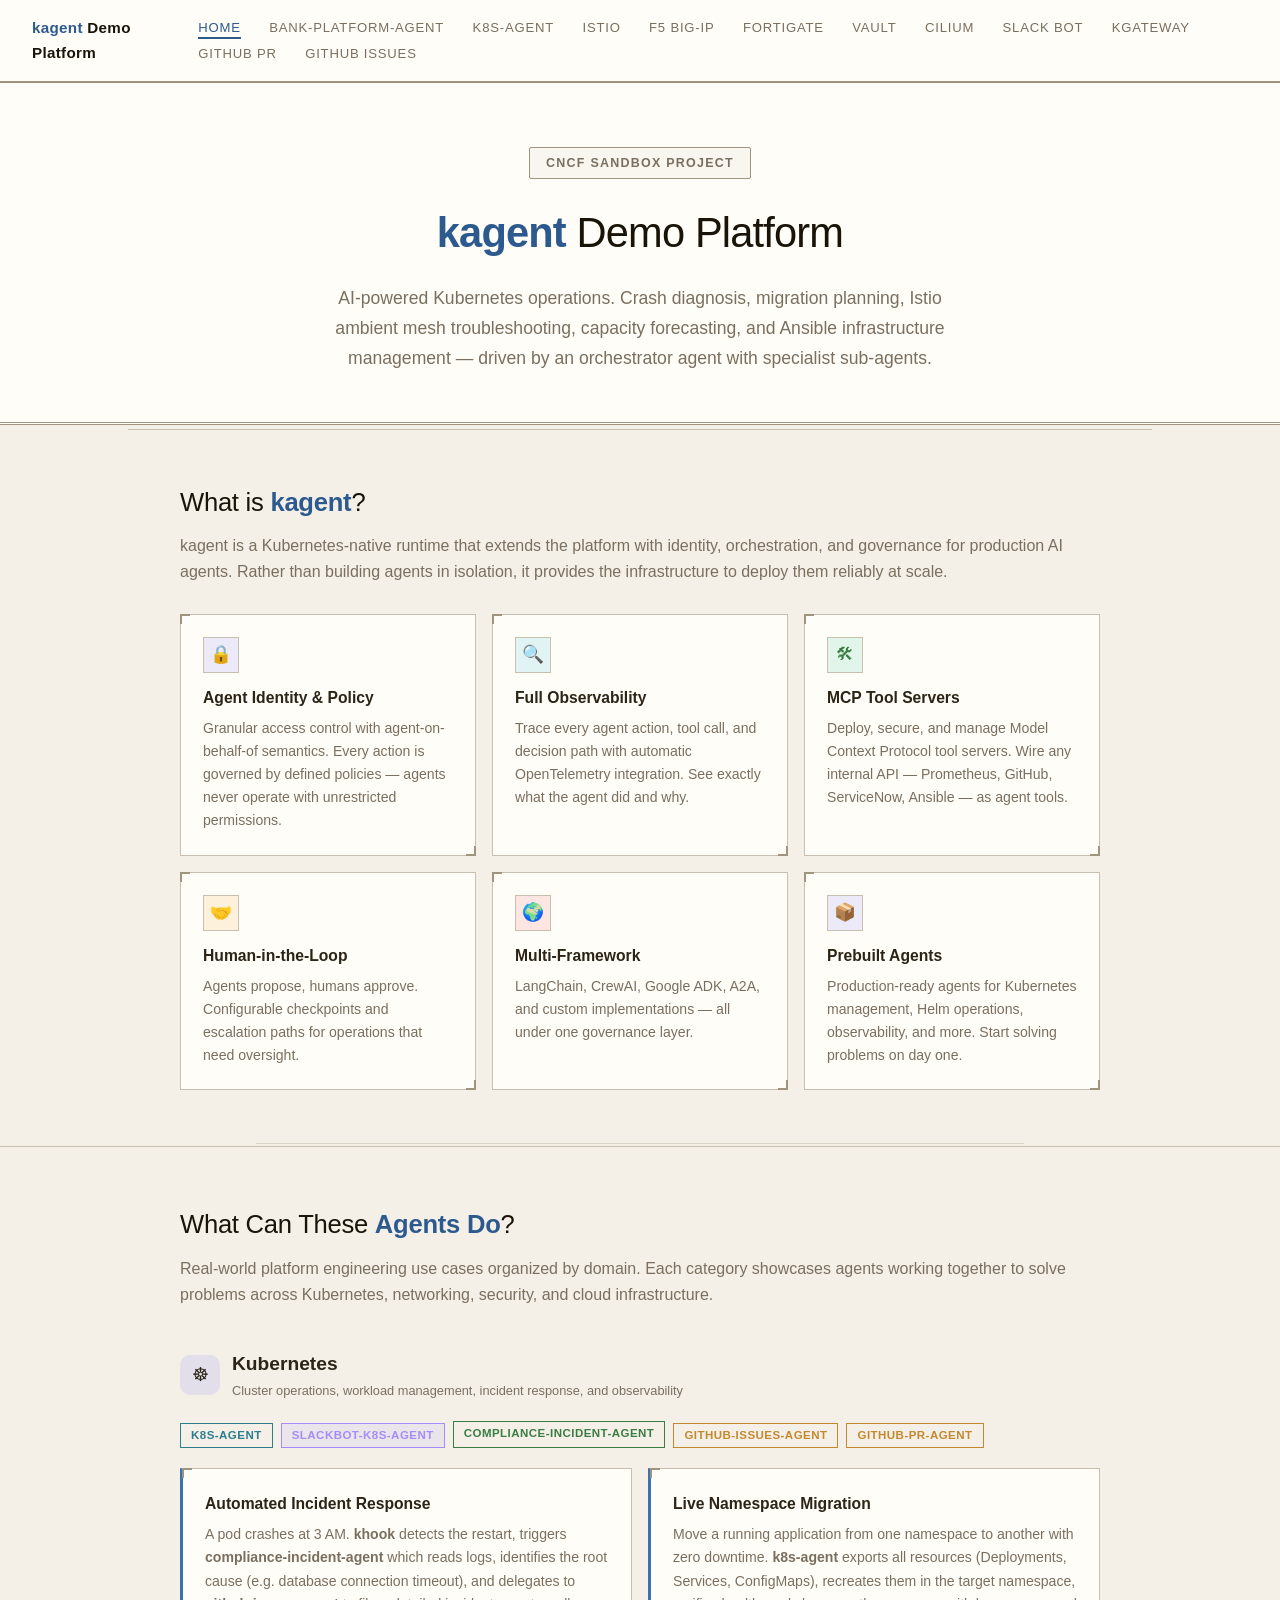
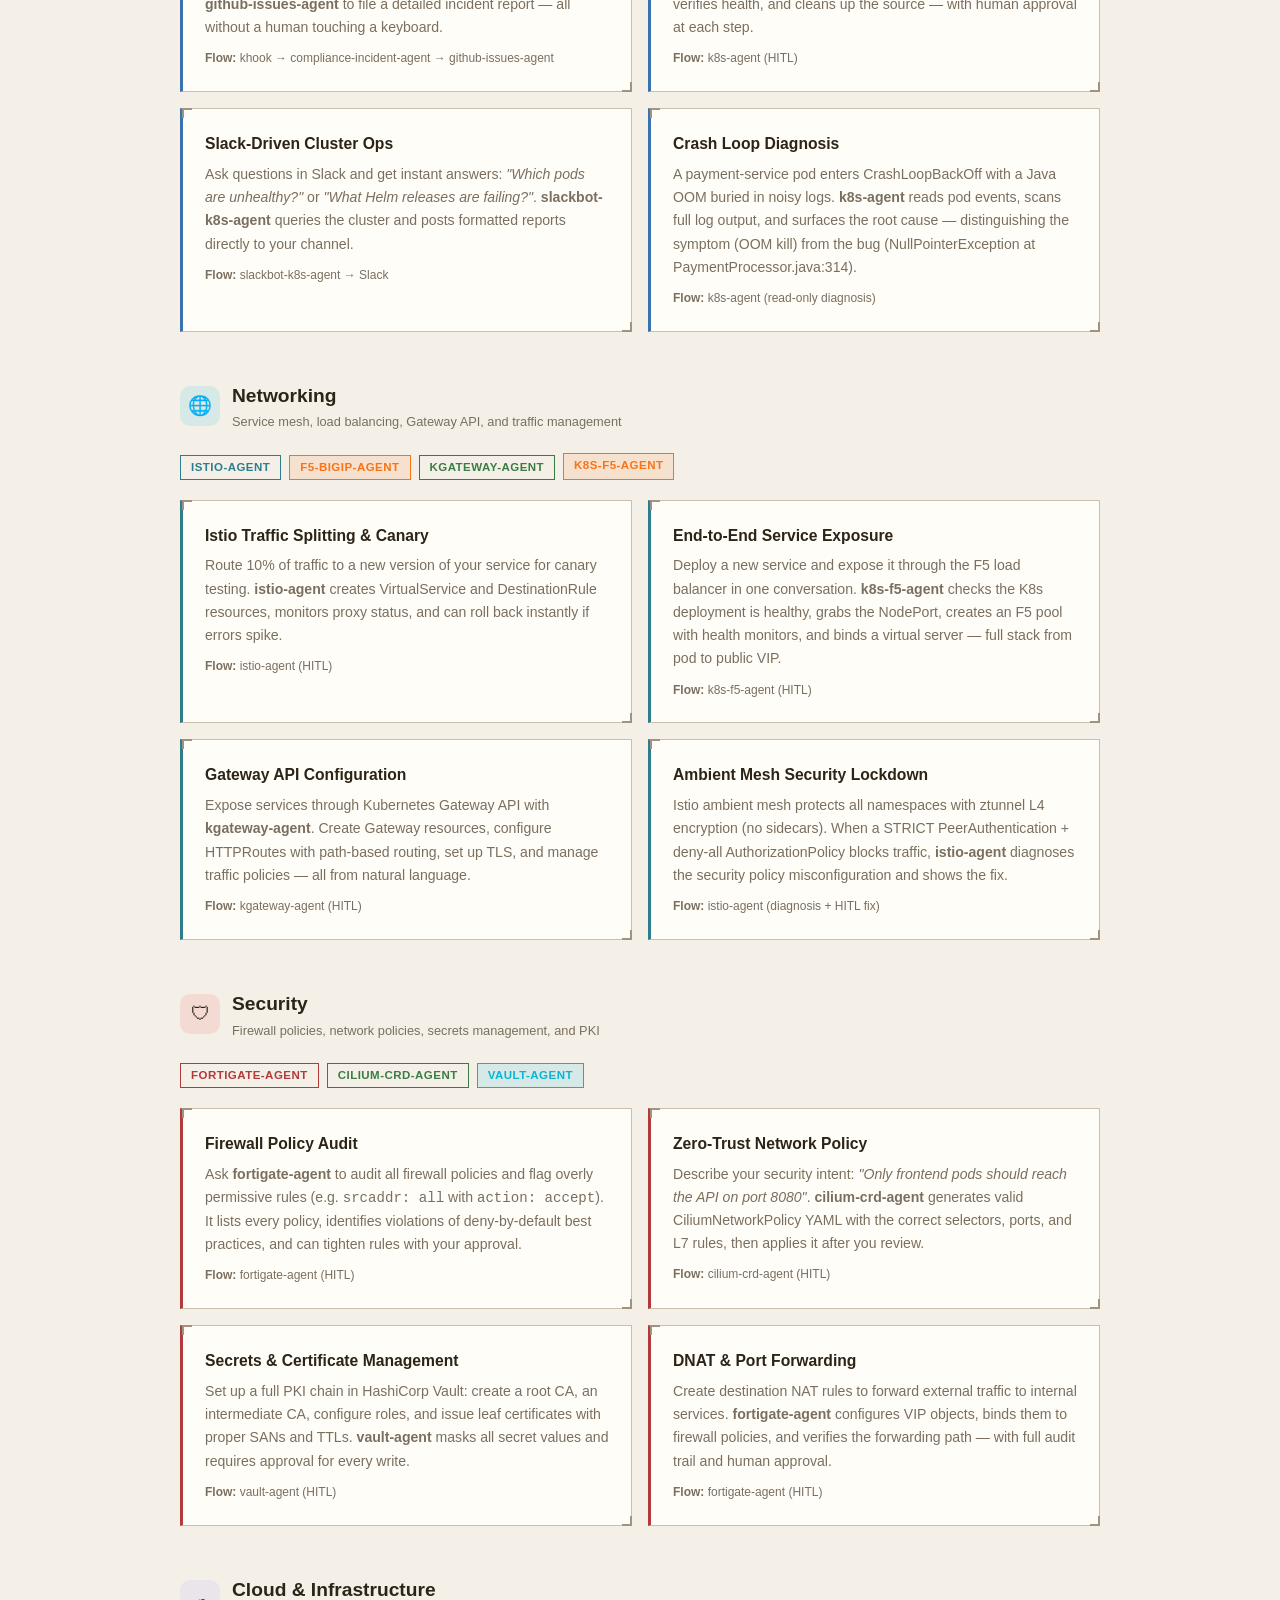
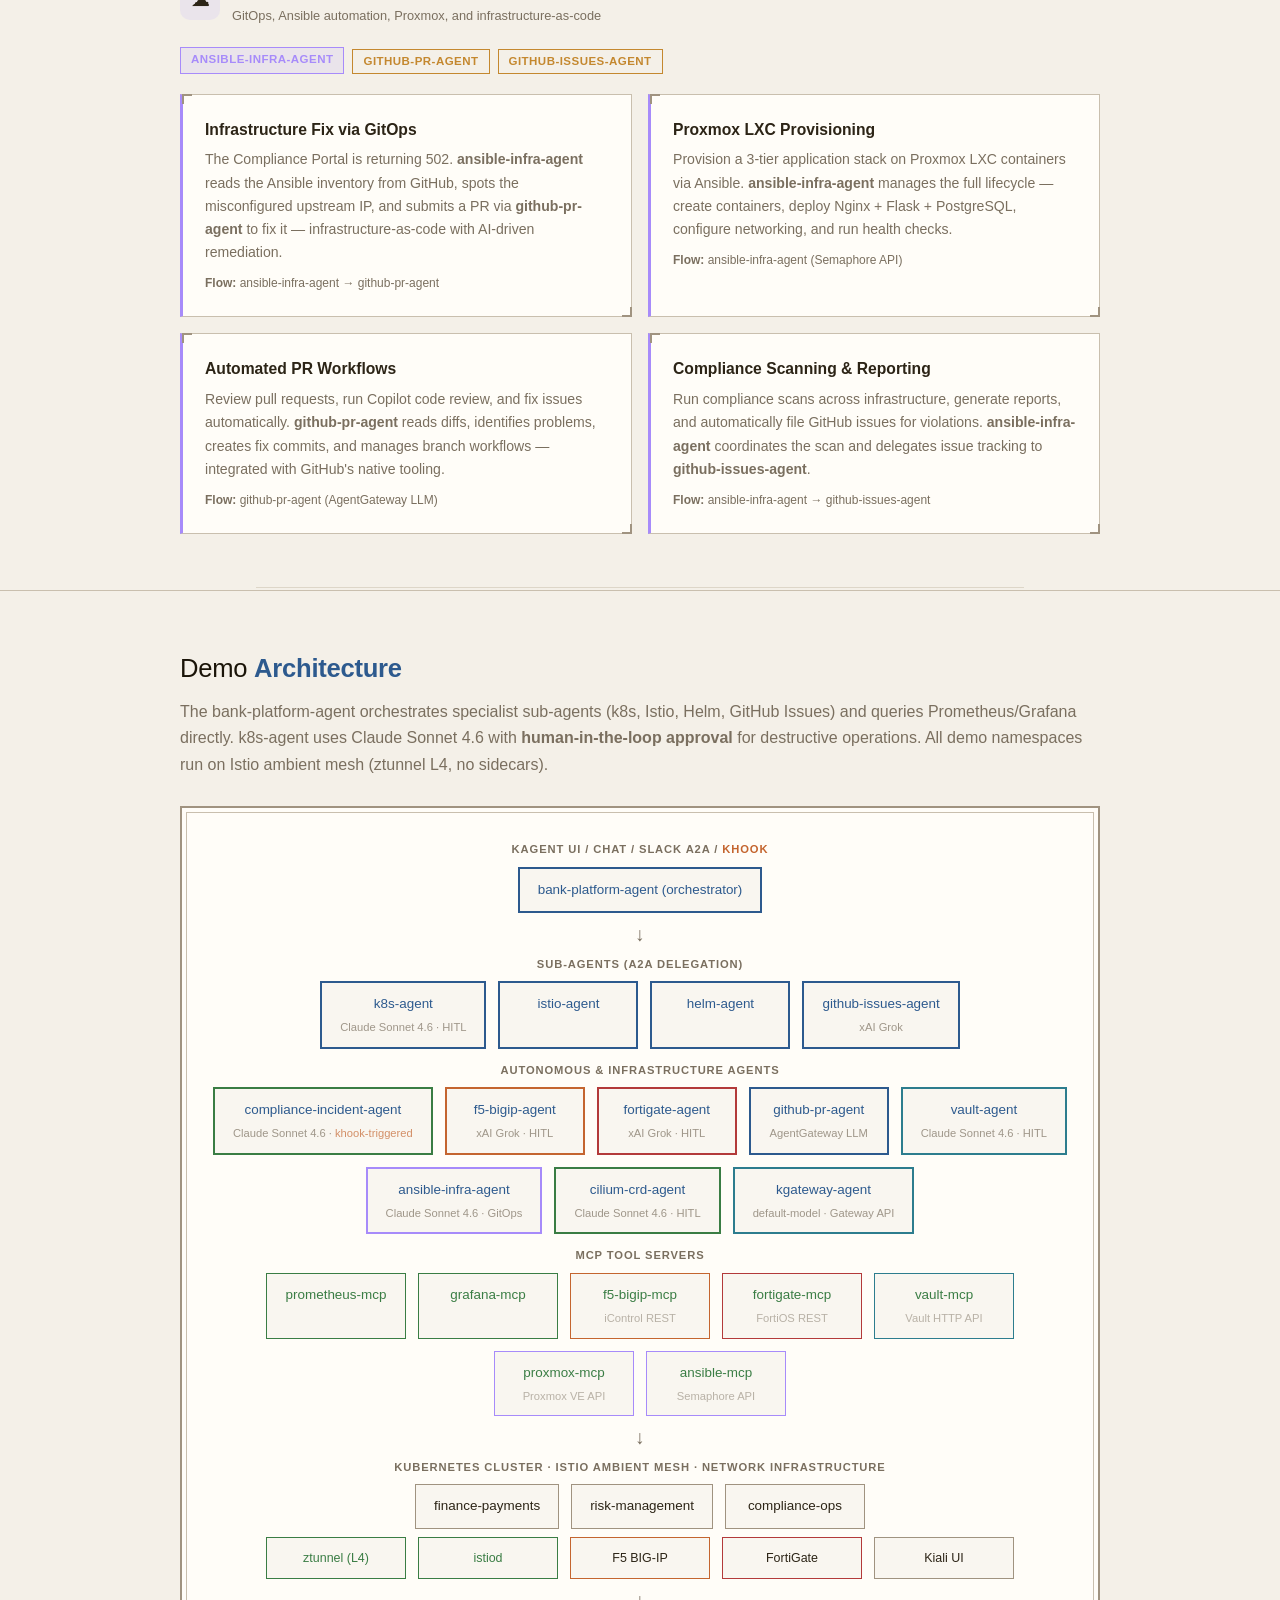
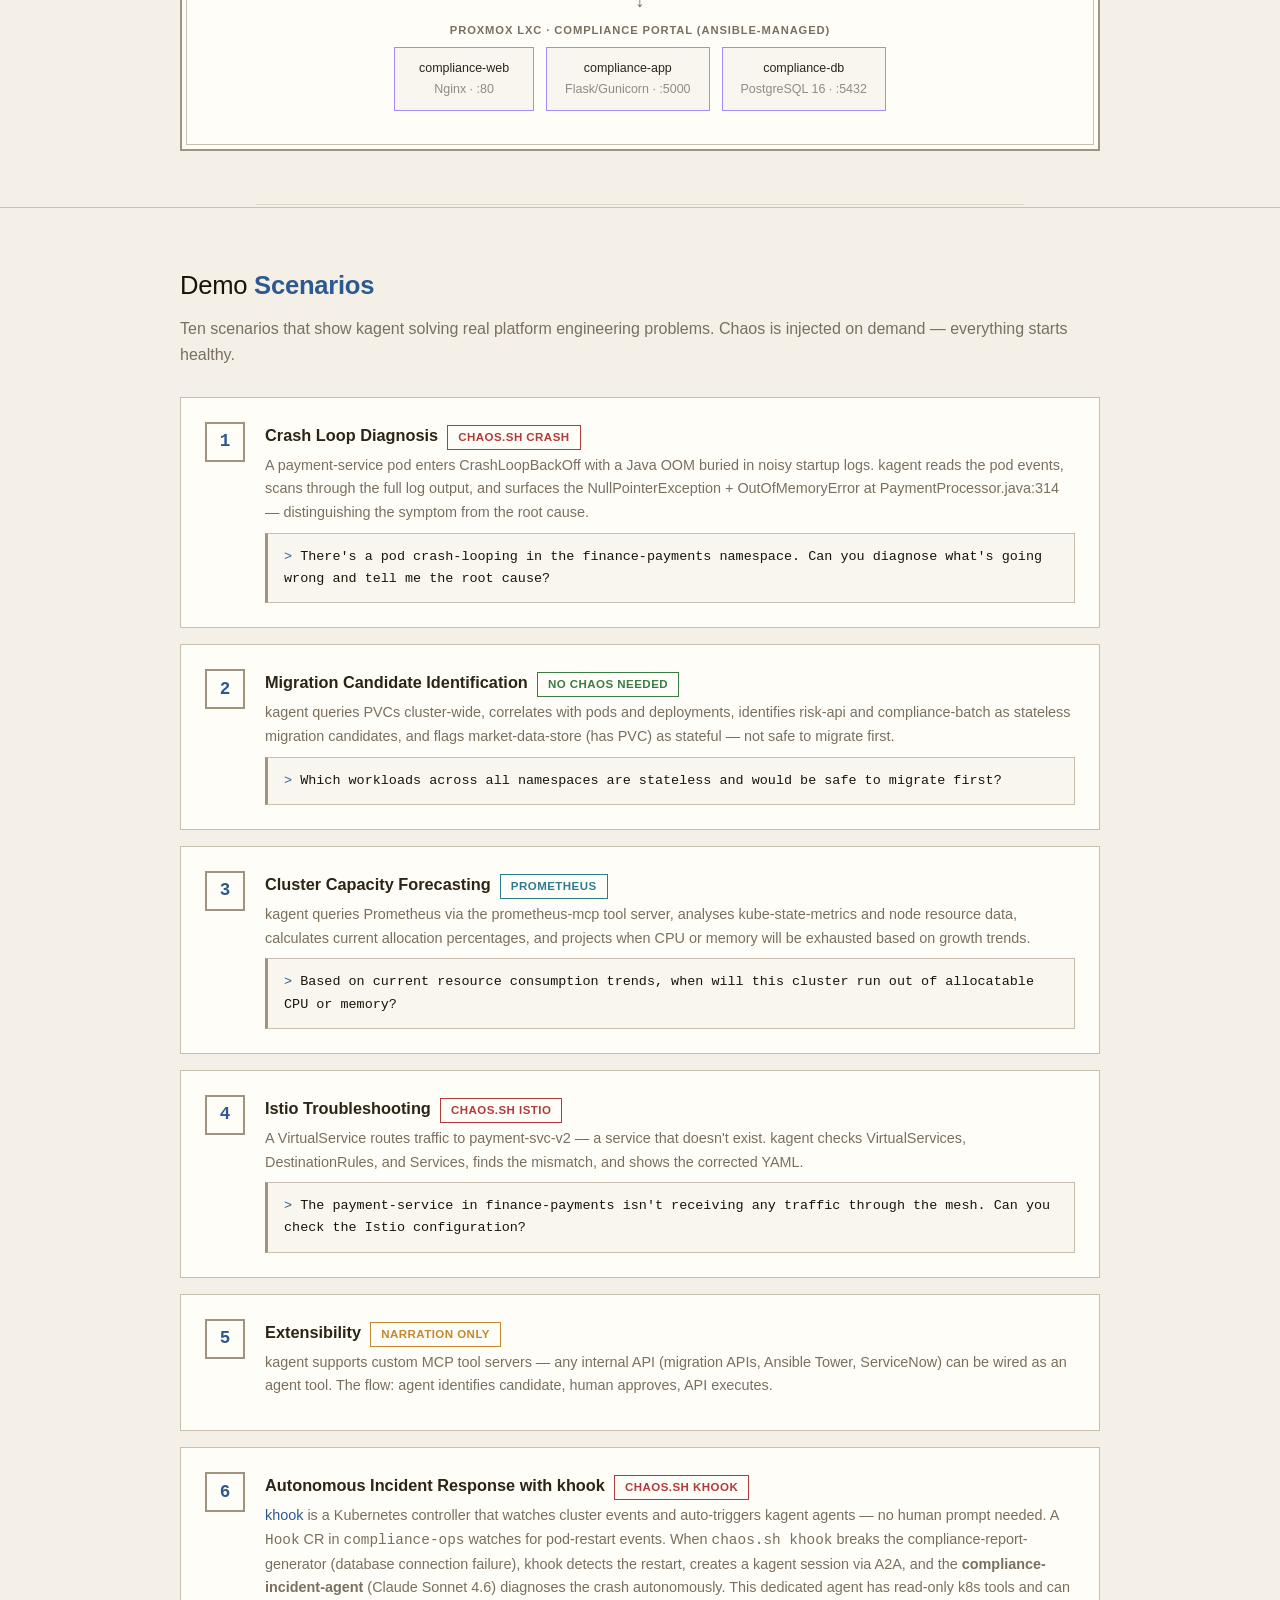
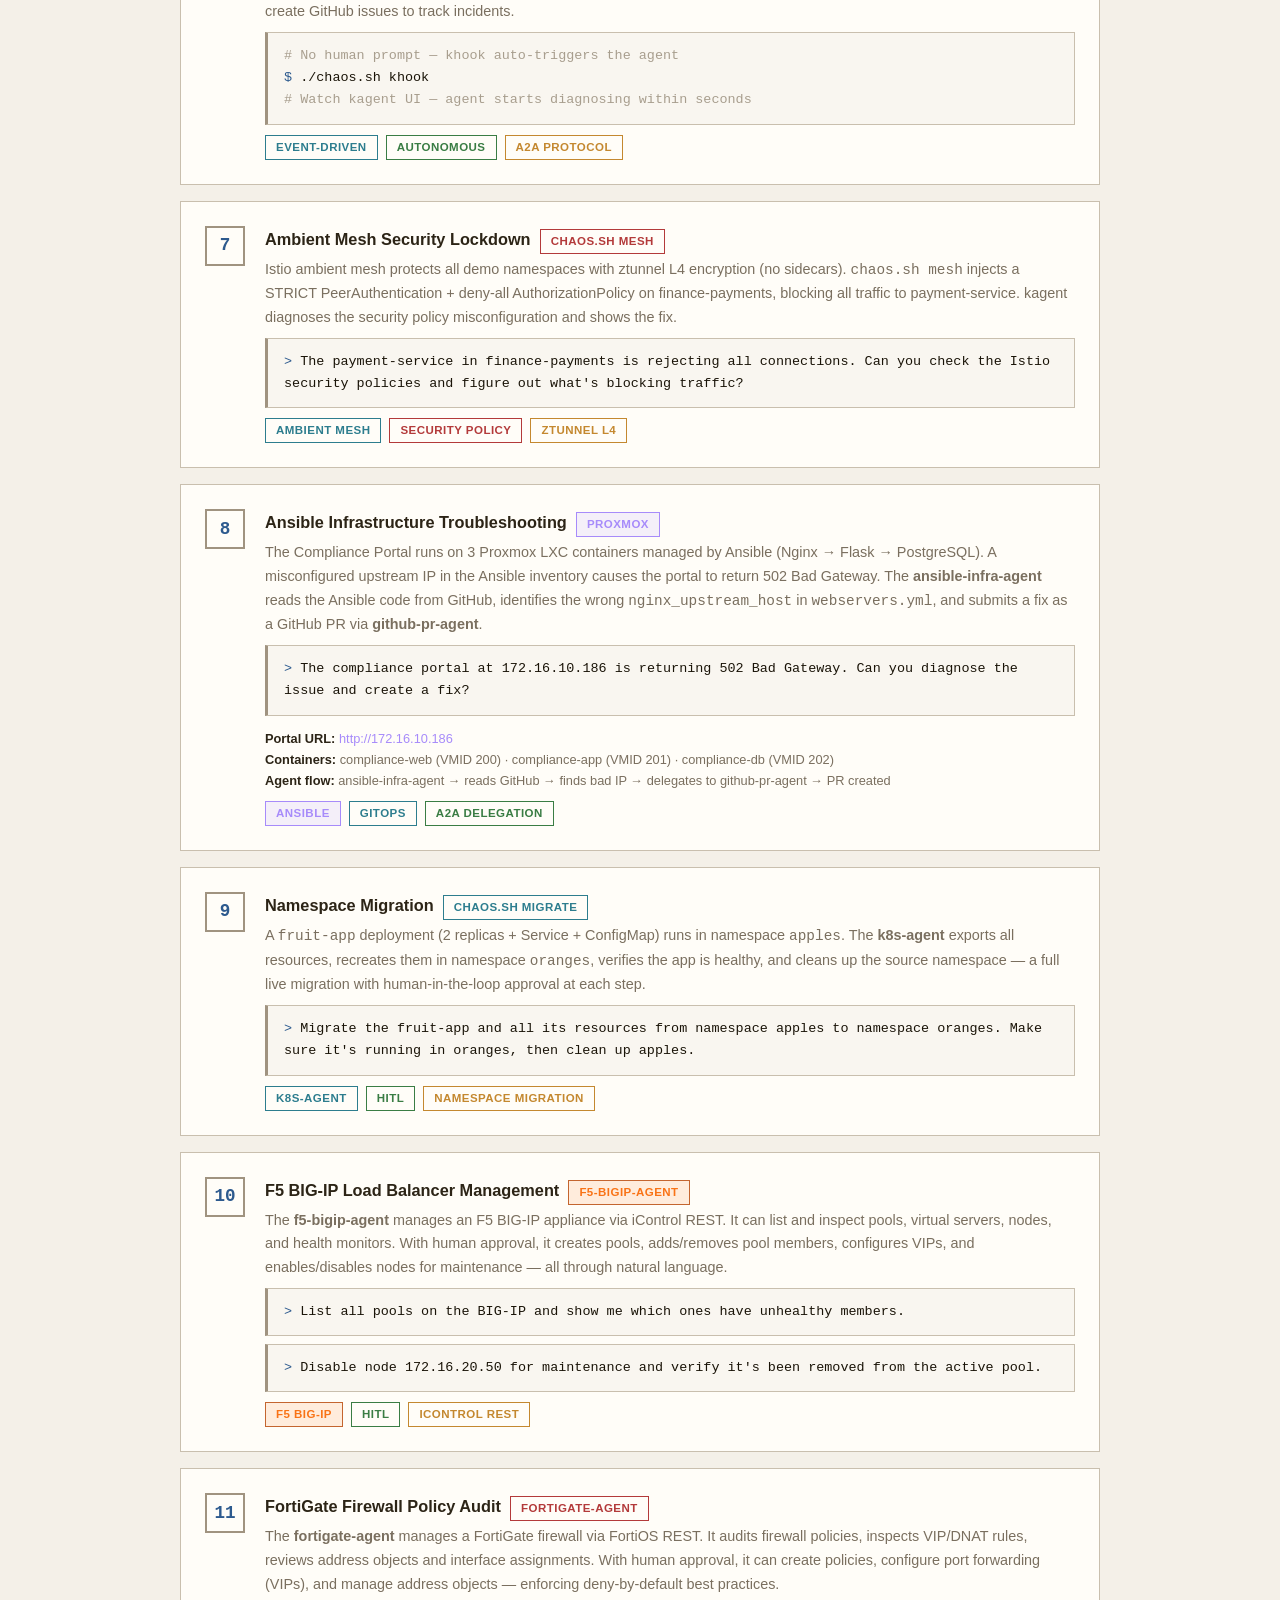
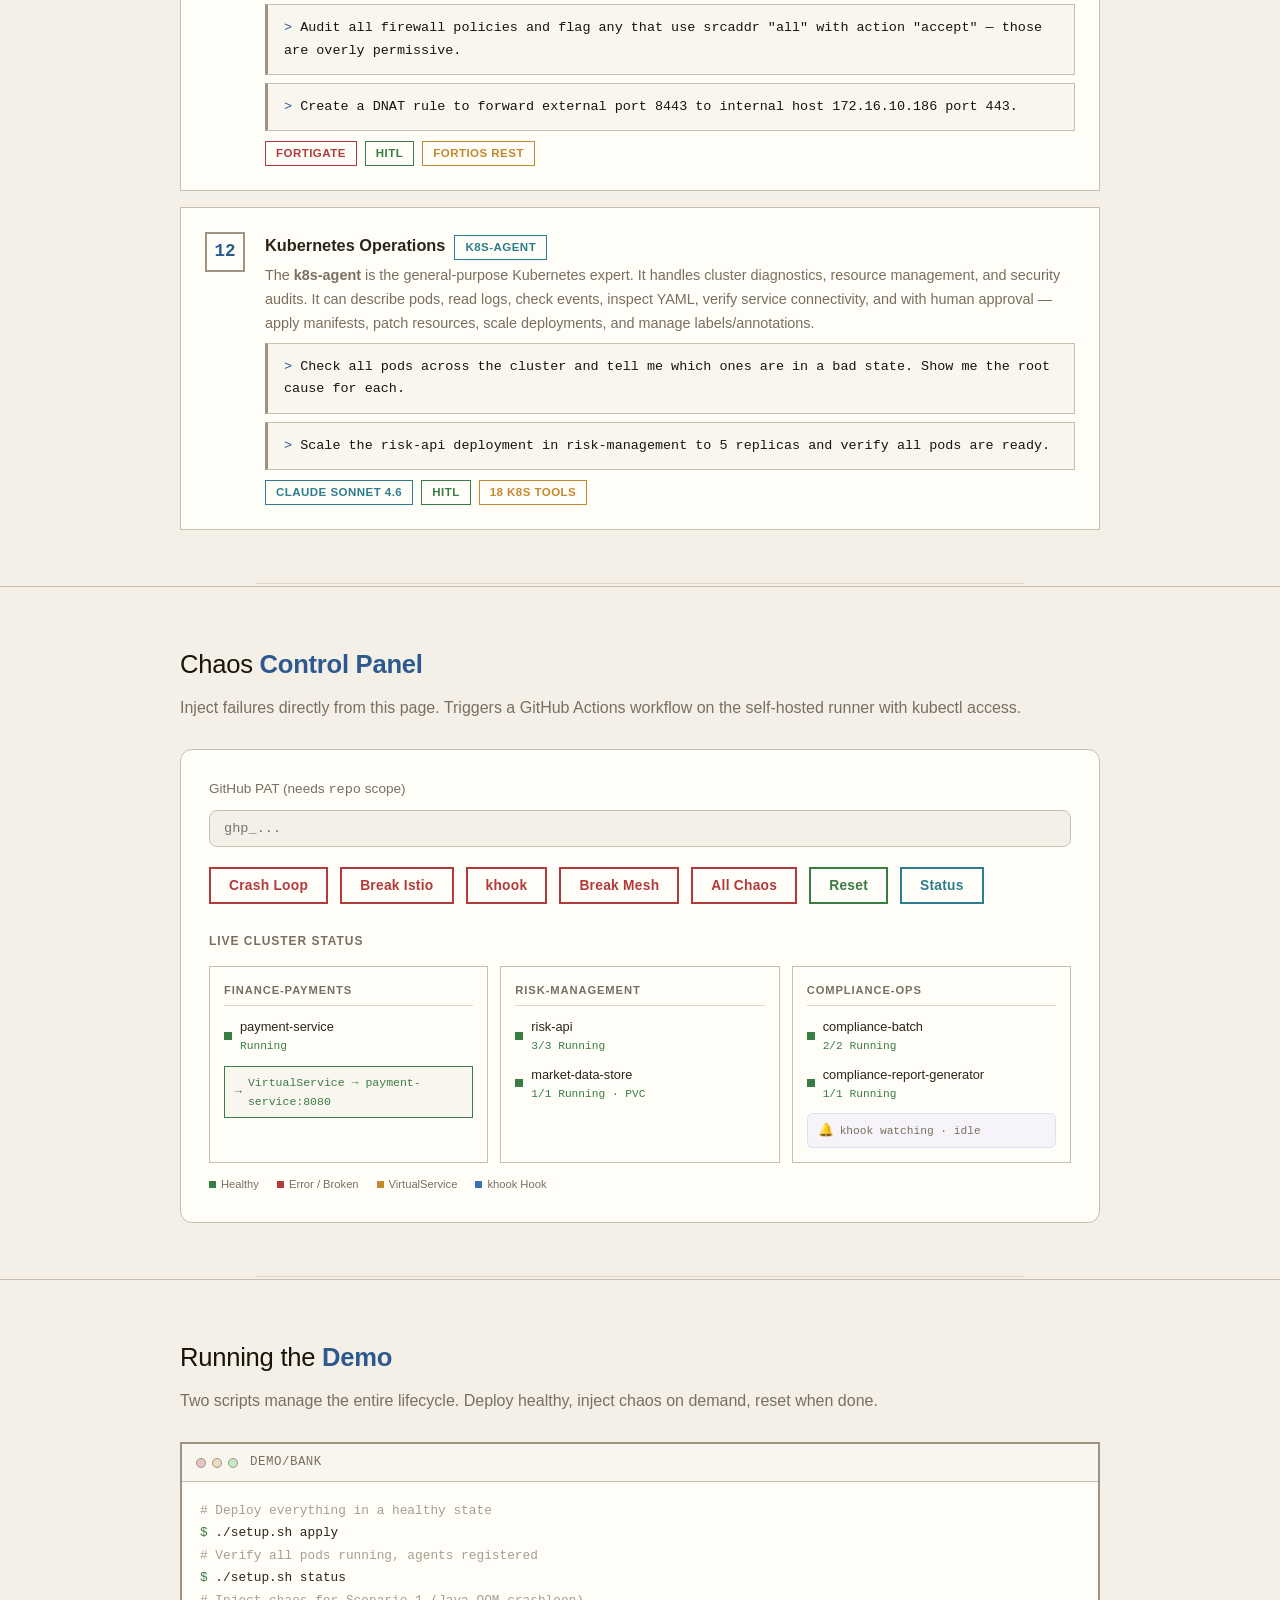
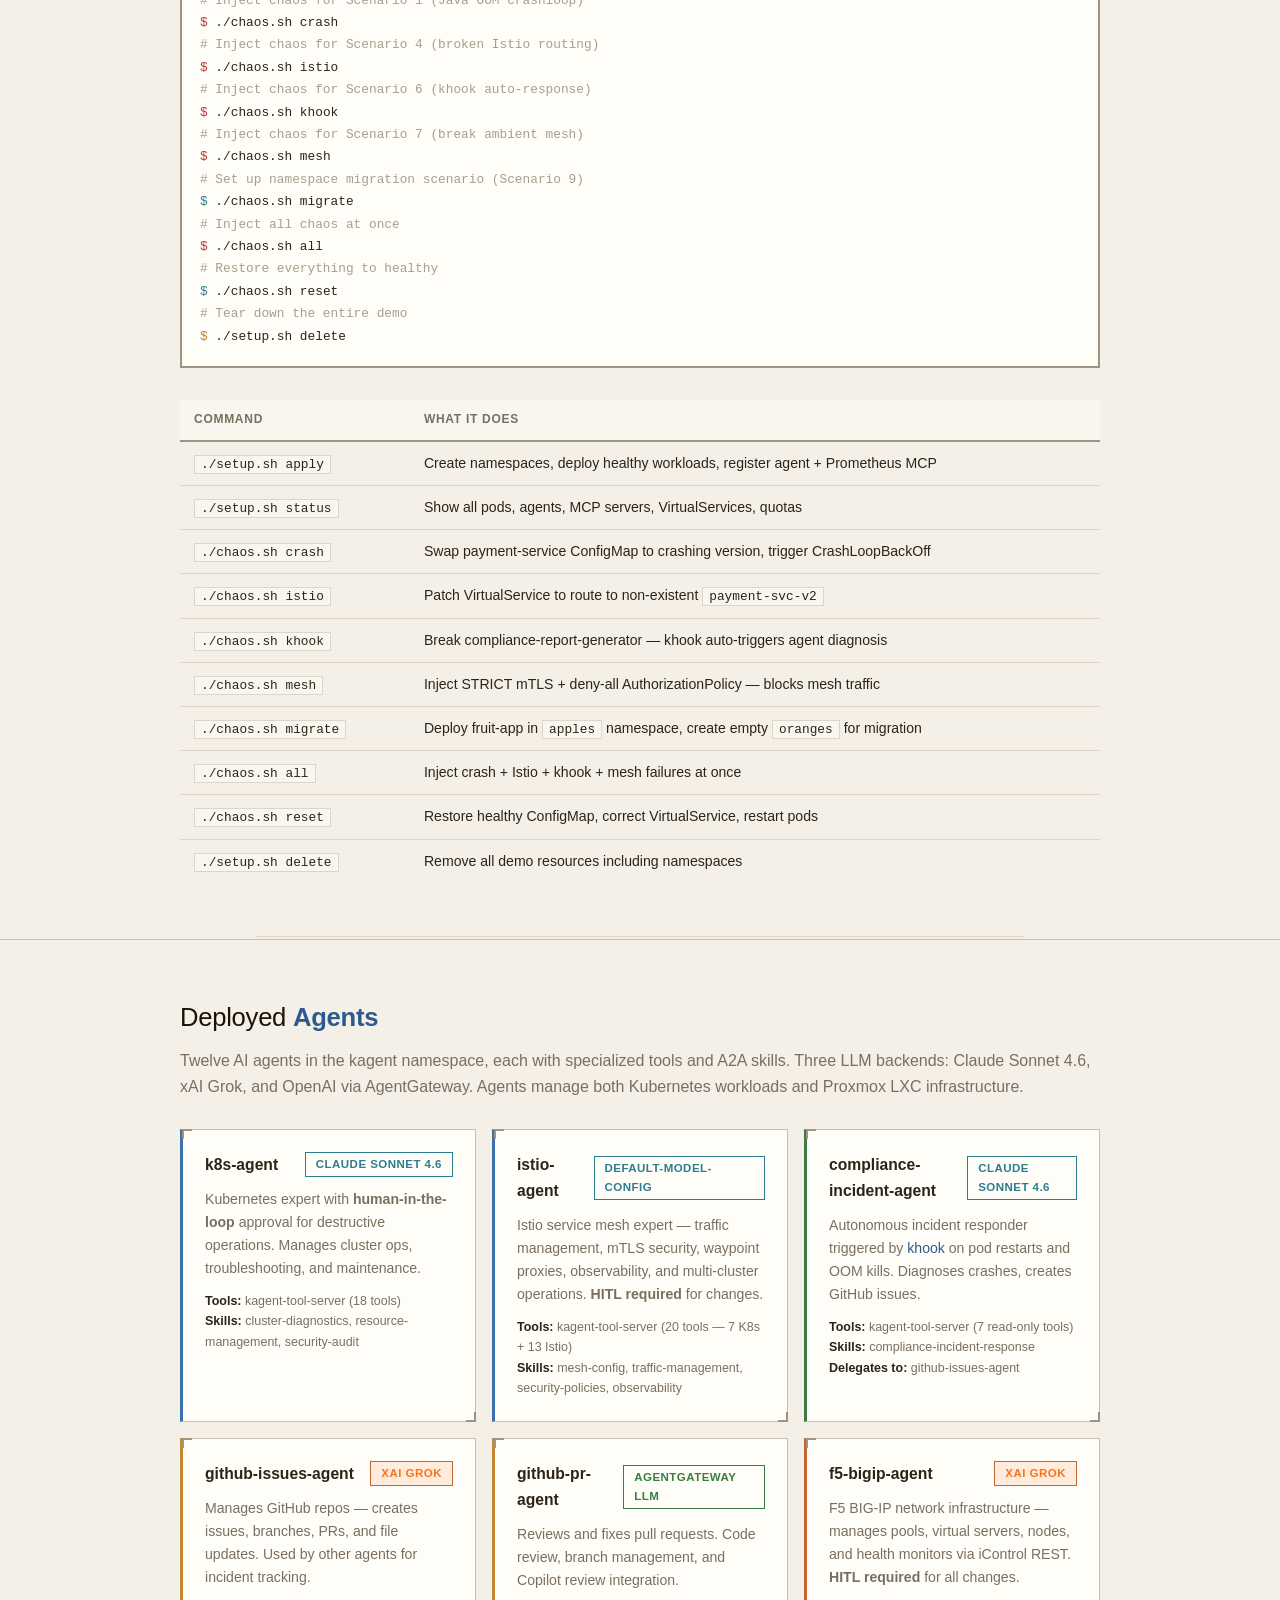
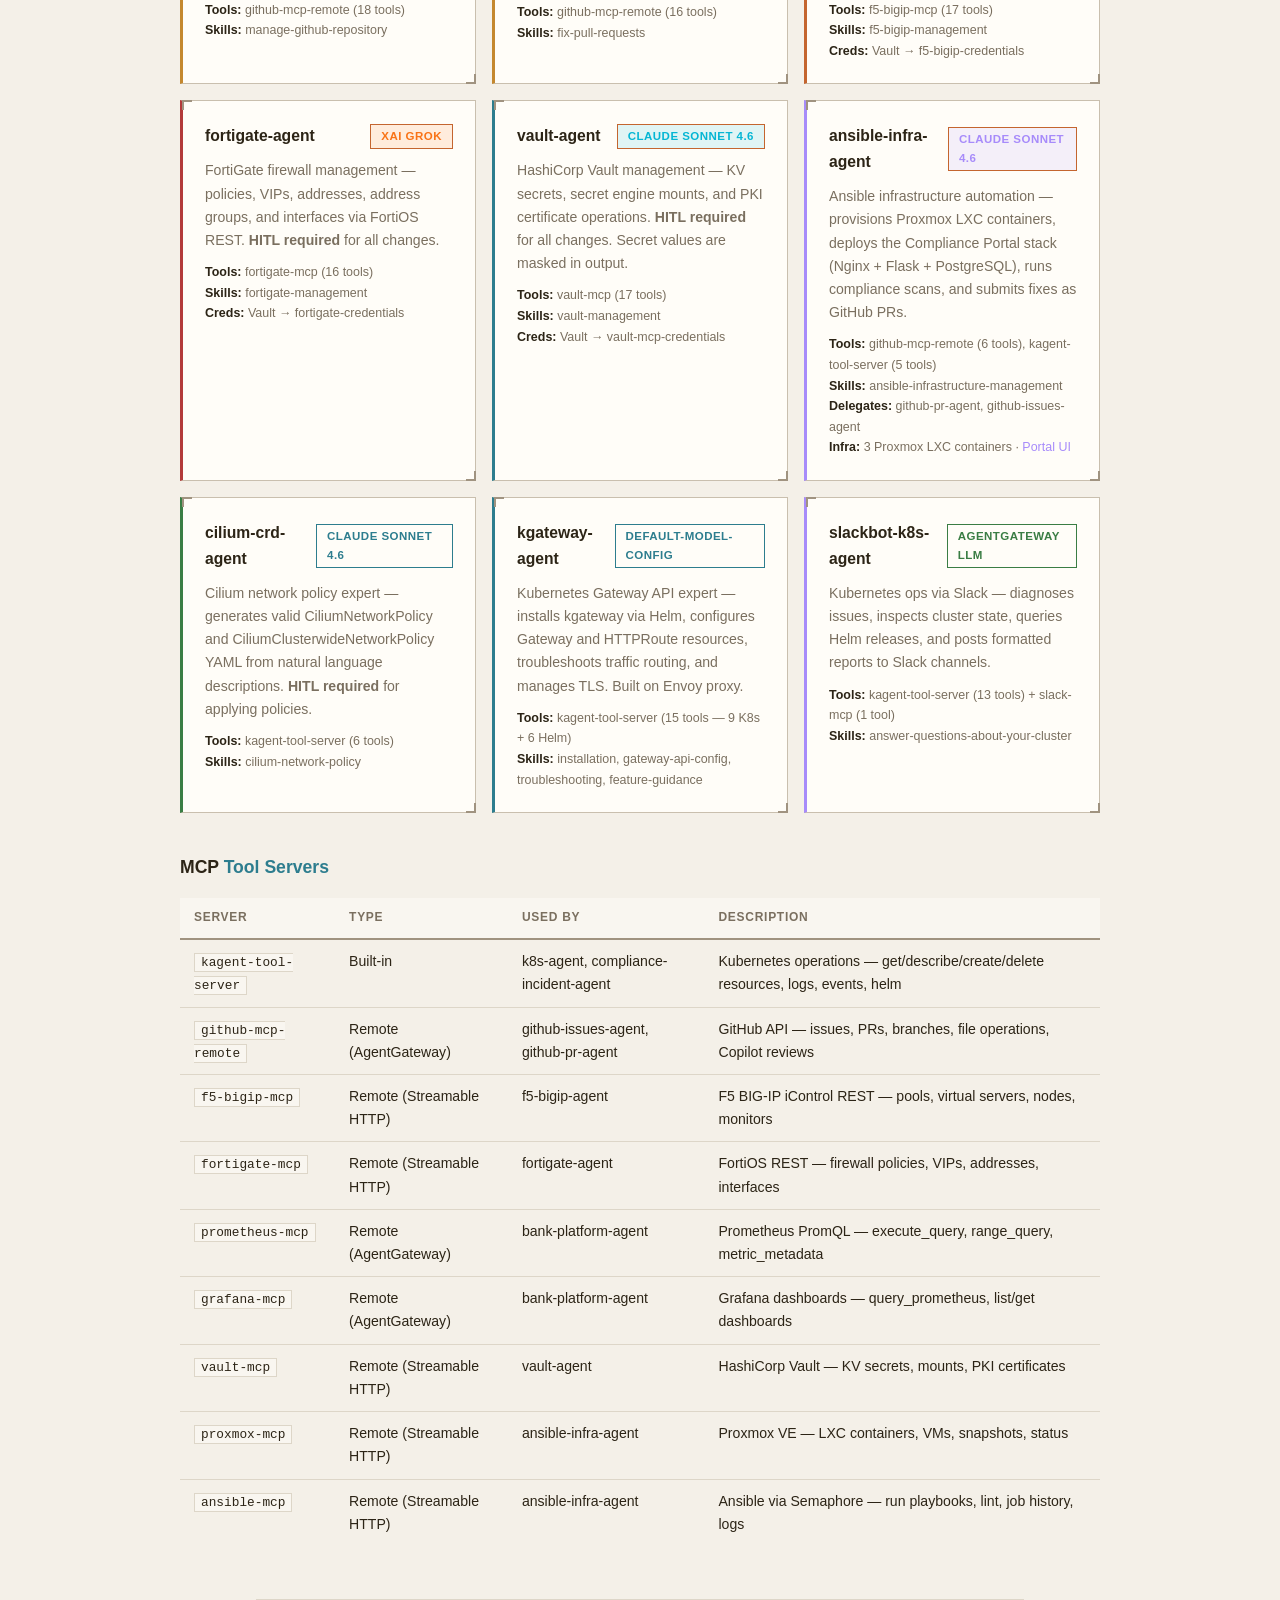
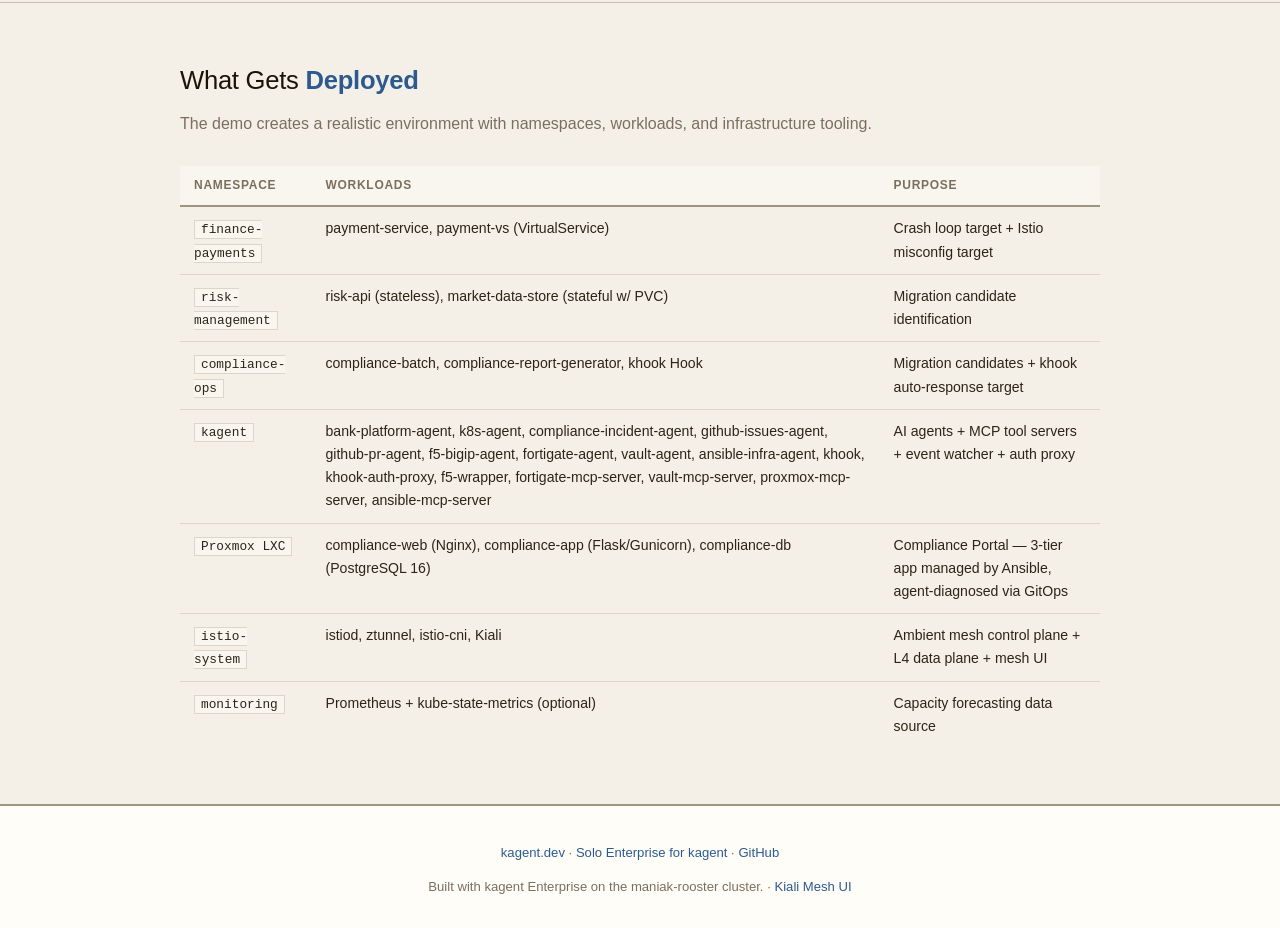
<file: docs/index.html>
<!DOCTYPE html>
<html lang="en">
<head>
  <meta charset="UTF-8">
  <meta name="viewport" content="width=device-width, initial-scale=1.0">
  <title>kagent — Demo Platform</title>
  <link rel="stylesheet" href="paper-theme.css">
  <style>
    /* Page-specific: inline style overrides for chaos panel */
    .arch-diagram { text-align: center; }
  </style>
</head>
<body>

  <!-- Nav -->
  <nav class="nav">
    <div class="nav-title"><span>kagent</span> Demo Platform</div>
    <div class="nav-links">
      <a href="index.html" class="active">Home</a>
      <a href="architecture.html">bank-platform-agent</a>
      <a href="k8s-agent.html">k8s-agent</a>
      <a href="istio-agent.html">Istio</a>
      <a href="f5-bigip-agent.html">F5 BIG-IP</a>
      <a href="fortigate-agent.html">FortiGate</a>
      <a href="vault-agent.html">Vault</a>
      <a href="cilium-crd-agent.html">Cilium</a>
      <a href="slackbot-agent.html">Slack Bot</a>
      <a href="kgateway-agent.html">kgateway</a>
      <a href="github-pr-agent.html">GitHub PR</a>
      <a href="github-issues-agent.html">GitHub Issues</a>
    </div>
  </nav>

  <!-- Hero -->
  <div class="hero">
    <div class="hero-badge">CNCF Sandbox Project</div>
    <h1><span>kagent</span> Demo Platform</h1>
    <p>AI-powered Kubernetes operations. Crash diagnosis, migration planning, Istio ambient mesh troubleshooting, capacity forecasting, and Ansible infrastructure management — driven by an orchestrator agent with specialist sub-agents.</p>
  </div>

  <!-- What is kagent -->
  <section>
    <div class="container">
      <h2>What is <span>kagent</span>?</h2>
      <p>kagent is a Kubernetes-native runtime that extends the platform with identity, orchestration, and governance for production AI agents. Rather than building agents in isolation, it provides the infrastructure to deploy them reliably at scale.</p>

      <div class="features">
        <div class="feature">
          <div class="feature-icon" style="background: rgba(99, 102, 241, 0.12); color: var(--accent-light);">&#x1f512;</div>
          <h3>Agent Identity & Policy</h3>
          <p>Granular access control with agent-on-behalf-of semantics. Every action is governed by defined policies — agents never operate with unrestricted permissions.</p>
        </div>
        <div class="feature">
          <div class="feature-icon" style="background: rgba(6, 182, 212, 0.12); color: var(--cyan);">&#x1f50d;</div>
          <h3>Full Observability</h3>
          <p>Trace every agent action, tool call, and decision path with automatic OpenTelemetry integration. See exactly what the agent did and why.</p>
        </div>
        <div class="feature">
          <div class="feature-icon" style="background: rgba(16, 185, 129, 0.12); color: var(--green);">&#x1f6e0;</div>
          <h3>MCP Tool Servers</h3>
          <p>Deploy, secure, and manage Model Context Protocol tool servers. Wire any internal API — Prometheus, GitHub, ServiceNow, Ansible — as agent tools.</p>
        </div>
        <div class="feature">
          <div class="feature-icon" style="background: rgba(245, 158, 11, 0.12); color: var(--yellow);">&#x1f91d;</div>
          <h3>Human-in-the-Loop</h3>
          <p>Agents propose, humans approve. Configurable checkpoints and escalation paths for operations that need oversight.</p>
        </div>
        <div class="feature">
          <div class="feature-icon" style="background: rgba(239, 68, 68, 0.12); color: var(--red);">&#x1f30d;</div>
          <h3>Multi-Framework</h3>
          <p>LangChain, CrewAI, Google ADK, A2A, and custom implementations — all under one governance layer.</p>
        </div>
        <div class="feature">
          <div class="feature-icon" style="background: rgba(99, 102, 241, 0.12); color: var(--accent-light);">&#x1f4e6;</div>
          <h3>Prebuilt Agents</h3>
          <p>Production-ready agents for Kubernetes management, Helm operations, observability, and more. Start solving problems on day one.</p>
        </div>
      </div>
    </div>
  </section>

  <!-- Use Cases -->
  <section>
    <div class="container">
      <h2>What Can These <span>Agents Do</span>?</h2>
      <p>Real-world platform engineering use cases organized by domain. Each category showcases agents working together to solve problems across Kubernetes, networking, security, and cloud infrastructure.</p>

      <!-- Kubernetes -->
      <div style="margin-top: 40px;">
        <div style="display: flex; align-items: center; gap: 12px; margin-bottom: 20px;">
          <div style="width: 40px; height: 40px; border-radius: 10px; background: rgba(99, 102, 241, 0.12); display: flex; align-items: center; justify-content: center; font-size: 1.2rem;">&#x2638;</div>
          <div>
            <h3 style="margin: 0; font-size: 1.2rem;">Kubernetes</h3>
            <p style="margin: 0; font-size: 0.8rem; color: var(--text-muted);">Cluster operations, workload management, incident response, and observability</p>
          </div>
        </div>
        <div style="display: flex; gap: 8px; flex-wrap: wrap; margin-bottom: 16px;">
          <a href="k8s-agent.html" style="text-decoration: none;"><span class="tag tag-cyan">k8s-agent</span></a>
          <a href="slackbot-agent.html" style="text-decoration: none;"><span class="tag" style="background: rgba(167,139,250,0.12); color: #a78bfa;">slackbot-k8s-agent</span></a>
          <span class="tag tag-green">compliance-incident-agent</span>
          <a href="github-issues-agent.html" style="text-decoration: none;"><span class="tag tag-yellow">github-issues-agent</span></a>
          <a href="github-pr-agent.html" style="text-decoration: none;"><span class="tag tag-yellow">github-pr-agent</span></a>
        </div>
        <div class="features" style="grid-template-columns: repeat(auto-fit, minmax(300px, 1fr));">
          <div class="feature" style="border-left: 3px solid var(--accent-light);">
            <h3>Automated Incident Response</h3>
            <p>A pod crashes at 3 AM. <strong>khook</strong> detects the restart, triggers <strong>compliance-incident-agent</strong> which reads logs, identifies the root cause (e.g. database connection timeout), and delegates to <strong>github-issues-agent</strong> to file a detailed incident report &mdash; all without a human touching a keyboard.</p>
            <div style="margin-top: 10px; font-size: 0.75rem; color: var(--text-muted);">
              <strong>Flow:</strong> khook &rarr; compliance-incident-agent &rarr; github-issues-agent
            </div>
          </div>
          <div class="feature" style="border-left: 3px solid var(--accent-light);">
            <h3>Live Namespace Migration</h3>
            <p>Move a running application from one namespace to another with zero downtime. <strong>k8s-agent</strong> exports all resources (Deployments, Services, ConfigMaps), recreates them in the target namespace, verifies health, and cleans up the source &mdash; with human approval at each step.</p>
            <div style="margin-top: 10px; font-size: 0.75rem; color: var(--text-muted);">
              <strong>Flow:</strong> k8s-agent (HITL)
            </div>
          </div>
          <div class="feature" style="border-left: 3px solid var(--accent-light);">
            <h3>Slack-Driven Cluster Ops</h3>
            <p>Ask questions in Slack and get instant answers: <em>"Which pods are unhealthy?"</em> or <em>"What Helm releases are failing?"</em>. <strong>slackbot-k8s-agent</strong> queries the cluster and posts formatted reports directly to your channel.</p>
            <div style="margin-top: 10px; font-size: 0.75rem; color: var(--text-muted);">
              <strong>Flow:</strong> slackbot-k8s-agent &rarr; Slack
            </div>
          </div>
          <div class="feature" style="border-left: 3px solid var(--accent-light);">
            <h3>Crash Loop Diagnosis</h3>
            <p>A payment-service pod enters CrashLoopBackOff with a Java OOM buried in noisy logs. <strong>k8s-agent</strong> reads pod events, scans full log output, and surfaces the root cause &mdash; distinguishing the symptom (OOM kill) from the bug (NullPointerException at PaymentProcessor.java:314).</p>
            <div style="margin-top: 10px; font-size: 0.75rem; color: var(--text-muted);">
              <strong>Flow:</strong> k8s-agent (read-only diagnosis)
            </div>
          </div>
        </div>
      </div>

      <!-- Networking -->
      <div style="margin-top: 48px;">
        <div style="display: flex; align-items: center; gap: 12px; margin-bottom: 20px;">
          <div style="width: 40px; height: 40px; border-radius: 10px; background: rgba(6, 182, 212, 0.12); display: flex; align-items: center; justify-content: center; font-size: 1.2rem;">&#x1f310;</div>
          <div>
            <h3 style="margin: 0; font-size: 1.2rem;">Networking</h3>
            <p style="margin: 0; font-size: 0.8rem; color: var(--text-muted);">Service mesh, load balancing, Gateway API, and traffic management</p>
          </div>
        </div>
        <div style="display: flex; gap: 8px; flex-wrap: wrap; margin-bottom: 16px;">
          <a href="istio-agent.html" style="text-decoration: none;"><span class="tag tag-cyan">istio-agent</span></a>
          <a href="f5-bigip-agent.html" style="text-decoration: none;"><span class="tag" style="background: rgba(249,115,22,0.12); color: #f97316;">f5-bigip-agent</span></a>
          <a href="kgateway-agent.html" style="text-decoration: none;"><span class="tag tag-green">kgateway-agent</span></a>
          <span class="tag" style="background: rgba(249,115,22,0.12); color: #f97316;">k8s-f5-agent</span>
        </div>
        <div class="features" style="grid-template-columns: repeat(auto-fit, minmax(300px, 1fr));">
          <div class="feature" style="border-left: 3px solid var(--cyan);">
            <h3>Istio Traffic Splitting &amp; Canary</h3>
            <p>Route 10% of traffic to a new version of your service for canary testing. <strong>istio-agent</strong> creates VirtualService and DestinationRule resources, monitors proxy status, and can roll back instantly if errors spike.</p>
            <div style="margin-top: 10px; font-size: 0.75rem; color: var(--text-muted);">
              <strong>Flow:</strong> istio-agent (HITL)
            </div>
          </div>
          <div class="feature" style="border-left: 3px solid var(--cyan);">
            <h3>End-to-End Service Exposure</h3>
            <p>Deploy a new service and expose it through the F5 load balancer in one conversation. <strong>k8s-f5-agent</strong> checks the K8s deployment is healthy, grabs the NodePort, creates an F5 pool with health monitors, and binds a virtual server &mdash; full stack from pod to public VIP.</p>
            <div style="margin-top: 10px; font-size: 0.75rem; color: var(--text-muted);">
              <strong>Flow:</strong> k8s-f5-agent (HITL)
            </div>
          </div>
          <div class="feature" style="border-left: 3px solid var(--cyan);">
            <h3>Gateway API Configuration</h3>
            <p>Expose services through Kubernetes Gateway API with <strong>kgateway-agent</strong>. Create Gateway resources, configure HTTPRoutes with path-based routing, set up TLS, and manage traffic policies &mdash; all from natural language.</p>
            <div style="margin-top: 10px; font-size: 0.75rem; color: var(--text-muted);">
              <strong>Flow:</strong> kgateway-agent (HITL)
            </div>
          </div>
          <div class="feature" style="border-left: 3px solid var(--cyan);">
            <h3>Ambient Mesh Security Lockdown</h3>
            <p>Istio ambient mesh protects all namespaces with ztunnel L4 encryption (no sidecars). When a STRICT PeerAuthentication + deny-all AuthorizationPolicy blocks traffic, <strong>istio-agent</strong> diagnoses the security policy misconfiguration and shows the fix.</p>
            <div style="margin-top: 10px; font-size: 0.75rem; color: var(--text-muted);">
              <strong>Flow:</strong> istio-agent (diagnosis + HITL fix)
            </div>
          </div>
        </div>
      </div>

      <!-- Security -->
      <div style="margin-top: 48px;">
        <div style="display: flex; align-items: center; gap: 12px; margin-bottom: 20px;">
          <div style="width: 40px; height: 40px; border-radius: 10px; background: rgba(239, 68, 68, 0.12); display: flex; align-items: center; justify-content: center; font-size: 1.2rem;">&#x1f6e1;</div>
          <div>
            <h3 style="margin: 0; font-size: 1.2rem;">Security</h3>
            <p style="margin: 0; font-size: 0.8rem; color: var(--text-muted);">Firewall policies, network policies, secrets management, and PKI</p>
          </div>
        </div>
        <div style="display: flex; gap: 8px; flex-wrap: wrap; margin-bottom: 16px;">
          <a href="fortigate-agent.html" style="text-decoration: none;"><span class="tag tag-red">fortigate-agent</span></a>
          <a href="cilium-crd-agent.html" style="text-decoration: none;"><span class="tag tag-green">cilium-crd-agent</span></a>
          <a href="vault-agent.html" style="text-decoration: none;"><span class="tag" style="background: rgba(6,182,212,0.12); color: #06b6d4;">vault-agent</span></a>
        </div>
        <div class="features" style="grid-template-columns: repeat(auto-fit, minmax(300px, 1fr));">
          <div class="feature" style="border-left: 3px solid var(--red);">
            <h3>Firewall Policy Audit</h3>
            <p>Ask <strong>fortigate-agent</strong> to audit all firewall policies and flag overly permissive rules (e.g. <code>srcaddr: all</code> with <code>action: accept</code>). It lists every policy, identifies violations of deny-by-default best practices, and can tighten rules with your approval.</p>
            <div style="margin-top: 10px; font-size: 0.75rem; color: var(--text-muted);">
              <strong>Flow:</strong> fortigate-agent (HITL)
            </div>
          </div>
          <div class="feature" style="border-left: 3px solid var(--red);">
            <h3>Zero-Trust Network Policy</h3>
            <p>Describe your security intent: <em>"Only frontend pods should reach the API on port 8080"</em>. <strong>cilium-crd-agent</strong> generates valid CiliumNetworkPolicy YAML with the correct selectors, ports, and L7 rules, then applies it after you review.</p>
            <div style="margin-top: 10px; font-size: 0.75rem; color: var(--text-muted);">
              <strong>Flow:</strong> cilium-crd-agent (HITL)
            </div>
          </div>
          <div class="feature" style="border-left: 3px solid var(--red);">
            <h3>Secrets &amp; Certificate Management</h3>
            <p>Set up a full PKI chain in HashiCorp Vault: create a root CA, an intermediate CA, configure roles, and issue leaf certificates with proper SANs and TTLs. <strong>vault-agent</strong> masks all secret values and requires approval for every write.</p>
            <div style="margin-top: 10px; font-size: 0.75rem; color: var(--text-muted);">
              <strong>Flow:</strong> vault-agent (HITL)
            </div>
          </div>
          <div class="feature" style="border-left: 3px solid var(--red);">
            <h3>DNAT &amp; Port Forwarding</h3>
            <p>Create destination NAT rules to forward external traffic to internal services. <strong>fortigate-agent</strong> configures VIP objects, binds them to firewall policies, and verifies the forwarding path &mdash; with full audit trail and human approval.</p>
            <div style="margin-top: 10px; font-size: 0.75rem; color: var(--text-muted);">
              <strong>Flow:</strong> fortigate-agent (HITL)
            </div>
          </div>
        </div>
      </div>

      <!-- Cloud -->
      <div style="margin-top: 48px;">
        <div style="display: flex; align-items: center; gap: 12px; margin-bottom: 20px;">
          <div style="width: 40px; height: 40px; border-radius: 10px; background: rgba(167, 139, 250, 0.12); display: flex; align-items: center; justify-content: center; font-size: 1.2rem;">&#x2601;</div>
          <div>
            <h3 style="margin: 0; font-size: 1.2rem;">Cloud &amp; Infrastructure</h3>
            <p style="margin: 0; font-size: 0.8rem; color: var(--text-muted);">GitOps, Ansible automation, Proxmox, and infrastructure-as-code</p>
          </div>
        </div>
        <div style="display: flex; gap: 8px; flex-wrap: wrap; margin-bottom: 16px;">
          <span class="tag" style="background: rgba(167,139,250,0.12); color: #a78bfa;">ansible-infra-agent</span>
          <a href="github-pr-agent.html" style="text-decoration: none;"><span class="tag tag-yellow">github-pr-agent</span></a>
          <a href="github-issues-agent.html" style="text-decoration: none;"><span class="tag tag-yellow">github-issues-agent</span></a>
        </div>
        <div class="features" style="grid-template-columns: repeat(auto-fit, minmax(300px, 1fr));">
          <div class="feature" style="border-left: 3px solid #a78bfa;">
            <h3>Infrastructure Fix via GitOps</h3>
            <p>The Compliance Portal is returning 502. <strong>ansible-infra-agent</strong> reads the Ansible inventory from GitHub, spots the misconfigured upstream IP, and submits a PR via <strong>github-pr-agent</strong> to fix it &mdash; infrastructure-as-code with AI-driven remediation.</p>
            <div style="margin-top: 10px; font-size: 0.75rem; color: var(--text-muted);">
              <strong>Flow:</strong> ansible-infra-agent &rarr; github-pr-agent
            </div>
          </div>
          <div class="feature" style="border-left: 3px solid #a78bfa;">
            <h3>Proxmox LXC Provisioning</h3>
            <p>Provision a 3-tier application stack on Proxmox LXC containers via Ansible. <strong>ansible-infra-agent</strong> manages the full lifecycle &mdash; create containers, deploy Nginx + Flask + PostgreSQL, configure networking, and run health checks.</p>
            <div style="margin-top: 10px; font-size: 0.75rem; color: var(--text-muted);">
              <strong>Flow:</strong> ansible-infra-agent (Semaphore API)
            </div>
          </div>
          <div class="feature" style="border-left: 3px solid #a78bfa;">
            <h3>Automated PR Workflows</h3>
            <p>Review pull requests, run Copilot code review, and fix issues automatically. <strong>github-pr-agent</strong> reads diffs, identifies problems, creates fix commits, and manages branch workflows &mdash; integrated with GitHub's native tooling.</p>
            <div style="margin-top: 10px; font-size: 0.75rem; color: var(--text-muted);">
              <strong>Flow:</strong> github-pr-agent (AgentGateway LLM)
            </div>
          </div>
          <div class="feature" style="border-left: 3px solid #a78bfa;">
            <h3>Compliance Scanning &amp; Reporting</h3>
            <p>Run compliance scans across infrastructure, generate reports, and automatically file GitHub issues for violations. <strong>ansible-infra-agent</strong> coordinates the scan and delegates issue tracking to <strong>github-issues-agent</strong>.</p>
            <div style="margin-top: 10px; font-size: 0.75rem; color: var(--text-muted);">
              <strong>Flow:</strong> ansible-infra-agent &rarr; github-issues-agent
            </div>
          </div>
        </div>
      </div>

    </div>
  </section>

  <!-- Architecture -->
  <section>
    <div class="container">
      <h2>Demo <span>Architecture</span></h2>
      <p>The bank-platform-agent orchestrates specialist sub-agents (k8s, Istio, Helm, GitHub Issues) and queries Prometheus/Grafana directly. k8s-agent uses Claude Sonnet 4.6 with <strong>human-in-the-loop approval</strong> for destructive operations. All demo namespaces run on Istio ambient mesh (ztunnel L4, no sidecars).</p>

      <div class="arch-diagram">
        <div class="arch-label">kagent UI / Chat / Slack A2A / <a href="khook-auth-proxy.html" style="color: var(--orange);">khook</a></div>
        <div class="arch-row">
          <div class="arch-box accent">bank-platform-agent (orchestrator)</div>
        </div>
        <div class="arch-arrow">&darr;</div>
        <div class="arch-label">Sub-Agents (A2A delegation)</div>
        <div class="arch-row">
          <div class="arch-box accent">k8s-agent<br><span style="font-size:0.7rem;opacity:0.7;">Claude Sonnet 4.6 &middot; HITL</span></div>
          <div class="arch-box accent">istio-agent</div>
          <div class="arch-box accent">helm-agent</div>
          <div class="arch-box accent">github-issues-agent<br><span style="font-size:0.7rem;opacity:0.7;">xAI Grok</span></div>
        </div>
        <div class="arch-label" style="margin-top: 12px;">Autonomous &amp; Infrastructure Agents</div>
        <div class="arch-row">
          <div class="arch-box accent" style="border-color: var(--green);">compliance-incident-agent<br><span style="font-size:0.7rem;opacity:0.7;">Claude Sonnet 4.6 &middot; <a href="khook-diagram.html" style="color: var(--orange); text-decoration: none;">khook-triggered</a></span></div>
          <div class="arch-box accent" style="border-color: var(--orange);">f5-bigip-agent<br><span style="font-size:0.7rem;opacity:0.7;">xAI Grok &middot; HITL</span></div>
          <div class="arch-box accent" style="border-color: var(--red);">fortigate-agent<br><span style="font-size:0.7rem;opacity:0.7;">xAI Grok &middot; HITL</span></div>
          <div class="arch-box accent">github-pr-agent<br><span style="font-size:0.7rem;opacity:0.7;">AgentGateway LLM</span></div>
          <div class="arch-box accent" style="border-color: var(--cyan);">vault-agent<br><span style="font-size:0.7rem;opacity:0.7;">Claude Sonnet 4.6 &middot; HITL</span></div>
          <div class="arch-box accent" style="border-color: #a78bfa;">ansible-infra-agent<br><span style="font-size:0.7rem;opacity:0.7;">Claude Sonnet 4.6 &middot; GitOps</span></div>
          <div class="arch-box accent" style="border-color: var(--green);">cilium-crd-agent<br><span style="font-size:0.7rem;opacity:0.7;">Claude Sonnet 4.6 &middot; HITL</span></div>
          <div class="arch-box accent" style="border-color: var(--cyan);">kgateway-agent<br><span style="font-size:0.7rem;opacity:0.7;">default-model &middot; Gateway API</span></div>
        </div>
        <div class="arch-label" style="margin-top: 12px;">MCP Tool Servers</div>
        <div class="arch-row">
          <div class="arch-box green">prometheus-mcp</div>
          <div class="arch-box green">grafana-mcp</div>
          <div class="arch-box green" style="border-color: var(--orange);">f5-bigip-mcp<br><span style="font-size:0.7rem;opacity:0.5;">iControl REST</span></div>
          <div class="arch-box green" style="border-color: var(--red);">fortigate-mcp<br><span style="font-size:0.7rem;opacity:0.5;">FortiOS REST</span></div>
          <div class="arch-box green" style="border-color: var(--cyan);">vault-mcp<br><span style="font-size:0.7rem;opacity:0.5;">Vault HTTP API</span></div>
          <div class="arch-box green" style="border-color: #a78bfa;">proxmox-mcp<br><span style="font-size:0.7rem;opacity:0.5;">Proxmox VE API</span></div>
          <div class="arch-box green" style="border-color: #a78bfa;">ansible-mcp<br><span style="font-size:0.7rem;opacity:0.5;">Semaphore API</span></div>
        </div>
        <div class="arch-arrow">&darr;</div>
        <div class="arch-label">Kubernetes Cluster &middot; Istio Ambient Mesh &middot; Network Infrastructure</div>
        <div class="arch-row">
          <div class="arch-box">finance-payments</div>
          <div class="arch-box">risk-management</div>
          <div class="arch-box">compliance-ops</div>
        </div>
        <div class="arch-row" style="margin-top: 8px;">
          <div class="arch-box green" style="font-size: 0.78rem;">ztunnel (L4)</div>
          <div class="arch-box green" style="font-size: 0.78rem;">istiod</div>
          <div class="arch-box" style="font-size: 0.78rem; border-color: var(--orange);">F5 BIG-IP</div>
          <div class="arch-box" style="font-size: 0.78rem; border-color: var(--red);">FortiGate</div>
          <div class="arch-box" style="font-size: 0.78rem;"><a href="http://kiali.rooster.maniak.com:20001" target="_blank" style="color: inherit;">Kiali UI</a></div>
        </div>
        <div class="arch-arrow">&darr;</div>
        <div class="arch-label">Proxmox LXC &middot; Compliance Portal (Ansible-managed)</div>
        <div class="arch-row">
          <div class="arch-box" style="border-color: #a78bfa; font-size: 0.78rem;">compliance-web<br><span style="opacity:0.5;">Nginx &middot; :80</span></div>
          <div class="arch-box" style="border-color: #a78bfa; font-size: 0.78rem;">compliance-app<br><span style="opacity:0.5;">Flask/Gunicorn &middot; :5000</span></div>
          <div class="arch-box" style="border-color: #a78bfa; font-size: 0.78rem;">compliance-db<br><span style="opacity:0.5;">PostgreSQL 16 &middot; :5432</span></div>
        </div>
      </div>
    </div>
  </section>

  <!-- Demo Scenarios -->
  <section>
    <div class="container">
      <h2>Demo <span>Scenarios</span></h2>
      <p>Ten scenarios that show kagent solving real platform engineering problems. Chaos is injected on demand — everything starts healthy.</p>

      <div class="scenarios">

        <div class="scenario">
          <div class="scenario-num">1</div>
          <div class="scenario-body">
            <h3>Crash Loop Diagnosis &nbsp;<span class="tag tag-red">chaos.sh crash</span></h3>
            <p>A payment-service pod enters CrashLoopBackOff with a Java OOM buried in noisy startup logs. kagent reads the pod events, scans through the full log output, and surfaces the NullPointerException + OutOfMemoryError at PaymentProcessor.java:314 — distinguishing the symptom from the root cause.</p>
            <div class="code-block">
              <span class="prompt">&gt;</span> <span class="cmd">There's a pod crash-looping in the finance-payments namespace. Can you diagnose what's going wrong and tell me the root cause?</span>
            </div>
          </div>
        </div>

        <div class="scenario">
          <div class="scenario-num">2</div>
          <div class="scenario-body">
            <h3>Migration Candidate Identification &nbsp;<span class="tag tag-green">no chaos needed</span></h3>
            <p>kagent queries PVCs cluster-wide, correlates with pods and deployments, identifies risk-api and compliance-batch as stateless migration candidates, and flags market-data-store (has PVC) as stateful — not safe to migrate first.</p>
            <div class="code-block">
              <span class="prompt">&gt;</span> <span class="cmd">Which workloads across all namespaces are stateless and would be safe to migrate first?</span>
            </div>
          </div>
        </div>

        <div class="scenario">
          <div class="scenario-num">3</div>
          <div class="scenario-body">
            <h3>Cluster Capacity Forecasting &nbsp;<span class="tag tag-cyan">prometheus</span></h3>
            <p>kagent queries Prometheus via the prometheus-mcp tool server, analyses kube-state-metrics and node resource data, calculates current allocation percentages, and projects when CPU or memory will be exhausted based on growth trends.</p>
            <div class="code-block">
              <span class="prompt">&gt;</span> <span class="cmd">Based on current resource consumption trends, when will this cluster run out of allocatable CPU or memory?</span>
            </div>
          </div>
        </div>

        <div class="scenario">
          <div class="scenario-num">4</div>
          <div class="scenario-body">
            <h3>Istio Troubleshooting &nbsp;<span class="tag tag-red">chaos.sh istio</span></h3>
            <p>A VirtualService routes traffic to payment-svc-v2 — a service that doesn't exist. kagent checks VirtualServices, DestinationRules, and Services, finds the mismatch, and shows the corrected YAML.</p>
            <div class="code-block">
              <span class="prompt">&gt;</span> <span class="cmd">The payment-service in finance-payments isn't receiving any traffic through the mesh. Can you check the Istio configuration?</span>
            </div>
          </div>
        </div>

        <div class="scenario">
          <div class="scenario-num">5</div>
          <div class="scenario-body">
            <h3>Extensibility &nbsp;<span class="tag tag-yellow">narration only</span></h3>
            <p>kagent supports custom MCP tool servers — any internal API (migration APIs, Ansible Tower, ServiceNow) can be wired as an agent tool. The flow: agent identifies candidate, human approves, API executes.</p>
          </div>
        </div>

        <div class="scenario">
          <div class="scenario-num">6</div>
          <div class="scenario-body">
            <h3>Autonomous Incident Response with khook &nbsp;<span class="tag tag-red">chaos.sh khook</span></h3>
            <p><a href="https://github.com/kagent-dev/khook">khook</a> is a Kubernetes controller that watches cluster events and auto-triggers kagent agents — no human prompt needed. A <code>Hook</code> CR in <code>compliance-ops</code> watches for pod-restart events. When <code>chaos.sh khook</code> breaks the compliance-report-generator (database connection failure), khook detects the restart, creates a kagent session via A2A, and the <strong>compliance-incident-agent</strong> (Claude Sonnet 4.6) diagnoses the crash autonomously. This dedicated agent has read-only k8s tools and can create GitHub issues to track incidents.</p>
            <div class="code-block" style="margin-bottom: 10px;">
              <span class="comment"># No human prompt — khook auto-triggers the agent</span><br>
              <span class="prompt">$</span> <span class="cmd">./chaos.sh khook</span><br>
              <span class="comment"># Watch kagent UI — agent starts diagnosing within seconds</span>
            </div>
            <div style="display: flex; gap: 8px; margin-top: 10px; font-size: 0.8rem;">
              <span class="tag tag-cyan">event-driven</span>
              <span class="tag tag-green">autonomous</span>
              <span class="tag tag-yellow">A2A protocol</span>
            </div>
          </div>
        </div>

        <div class="scenario">
          <div class="scenario-num">7</div>
          <div class="scenario-body">
            <h3>Ambient Mesh Security Lockdown &nbsp;<span class="tag tag-red">chaos.sh mesh</span></h3>
            <p>Istio ambient mesh protects all demo namespaces with ztunnel L4 encryption (no sidecars). <code>chaos.sh mesh</code> injects a STRICT PeerAuthentication + deny-all AuthorizationPolicy on finance-payments, blocking all traffic to payment-service. kagent diagnoses the security policy misconfiguration and shows the fix.</p>
            <div class="code-block">
              <span class="prompt">&gt;</span> <span class="cmd">The payment-service in finance-payments is rejecting all connections. Can you check the Istio security policies and figure out what's blocking traffic?</span>
            </div>
            <div style="display: flex; gap: 8px; margin-top: 10px; font-size: 0.8rem;">
              <span class="tag tag-cyan">ambient mesh</span>
              <span class="tag tag-red">security policy</span>
              <span class="tag tag-yellow">ztunnel L4</span>
            </div>
          </div>
        </div>

        <div class="scenario">
          <div class="scenario-num">8</div>
          <div class="scenario-body">
            <h3>Ansible Infrastructure Troubleshooting &nbsp;<span class="tag" style="background: rgba(167,139,250,0.12); color: #a78bfa;">proxmox</span></h3>
            <p>The Compliance Portal runs on 3 Proxmox LXC containers managed by Ansible (Nginx &rarr; Flask &rarr; PostgreSQL). A misconfigured upstream IP in the Ansible inventory causes the portal to return 502 Bad Gateway. The <strong>ansible-infra-agent</strong> reads the Ansible code from GitHub, identifies the wrong <code>nginx_upstream_host</code> in <code>webservers.yml</code>, and submits a fix as a GitHub PR via <strong>github-pr-agent</strong>.</p>
            <div class="code-block">
              <span class="prompt">&gt;</span> <span class="cmd">The compliance portal at 172.16.10.186 is returning 502 Bad Gateway. Can you diagnose the issue and create a fix?</span>
            </div>
            <div style="margin-top: 12px; font-size: 0.8rem; color: var(--text-muted);">
              <strong style="color: var(--text);">Portal URL:</strong> <a href="http://172.16.10.186" target="_blank" style="color: #a78bfa;">http://172.16.10.186</a><br>
              <strong style="color: var(--text);">Containers:</strong> compliance-web (VMID 200) &middot; compliance-app (VMID 201) &middot; compliance-db (VMID 202)<br>
              <strong style="color: var(--text);">Agent flow:</strong> ansible-infra-agent &rarr; reads GitHub &rarr; finds bad IP &rarr; delegates to github-pr-agent &rarr; PR created
            </div>
            <div style="display: flex; gap: 8px; margin-top: 10px; font-size: 0.8rem;">
              <span class="tag" style="background: rgba(167,139,250,0.12); color: #a78bfa;">ansible</span>
              <span class="tag tag-cyan">GitOps</span>
              <span class="tag tag-green">A2A delegation</span>
            </div>
          </div>
        </div>

        <div class="scenario">
          <div class="scenario-num">9</div>
          <div class="scenario-body">
            <h3>Namespace Migration &nbsp;<span class="tag tag-cyan">chaos.sh migrate</span></h3>
            <p>A <code>fruit-app</code> deployment (2 replicas + Service + ConfigMap) runs in namespace <code>apples</code>. The <strong>k8s-agent</strong> exports all resources, recreates them in namespace <code>oranges</code>, verifies the app is healthy, and cleans up the source namespace &mdash; a full live migration with human-in-the-loop approval at each step.</p>
            <div class="code-block">
              <span class="prompt">&gt;</span> <span class="cmd">Migrate the fruit-app and all its resources from namespace apples to namespace oranges. Make sure it's running in oranges, then clean up apples.</span>
            </div>
            <div style="display: flex; gap: 8px; margin-top: 10px; font-size: 0.8rem;">
              <span class="tag tag-cyan">k8s-agent</span>
              <span class="tag tag-green">HITL</span>
              <span class="tag tag-yellow">namespace migration</span>
            </div>
          </div>
        </div>

        <div class="scenario">
          <div class="scenario-num">10</div>
          <div class="scenario-body">
            <h3>F5 BIG-IP Load Balancer Management &nbsp;<span class="tag tag-orange" style="background: rgba(249,115,22,0.12); color: #f97316;">f5-bigip-agent</span></h3>
            <p>The <strong>f5-bigip-agent</strong> manages an F5 BIG-IP appliance via iControl REST. It can list and inspect pools, virtual servers, nodes, and health monitors. With human approval, it creates pools, adds/removes pool members, configures VIPs, and enables/disables nodes for maintenance &mdash; all through natural language.</p>
            <div class="code-block">
              <span class="prompt">&gt;</span> <span class="cmd">List all pools on the BIG-IP and show me which ones have unhealthy members.</span>
            </div>
            <div class="code-block" style="margin-top: 8px;">
              <span class="prompt">&gt;</span> <span class="cmd">Disable node 172.16.20.50 for maintenance and verify it's been removed from the active pool.</span>
            </div>
            <div style="display: flex; gap: 8px; margin-top: 10px; font-size: 0.8rem;">
              <span class="tag tag-orange" style="background: rgba(249,115,22,0.12); color: #f97316;">F5 BIG-IP</span>
              <span class="tag tag-green">HITL</span>
              <span class="tag tag-yellow">iControl REST</span>
            </div>
          </div>
        </div>

        <div class="scenario">
          <div class="scenario-num">11</div>
          <div class="scenario-body">
            <h3>FortiGate Firewall Policy Audit &nbsp;<span class="tag tag-red">fortigate-agent</span></h3>
            <p>The <strong>fortigate-agent</strong> manages a FortiGate firewall via FortiOS REST. It audits firewall policies, inspects VIP/DNAT rules, reviews address objects and interface assignments. With human approval, it can create policies, configure port forwarding (VIPs), and manage address objects &mdash; enforcing deny-by-default best practices.</p>
            <div class="code-block">
              <span class="prompt">&gt;</span> <span class="cmd">Audit all firewall policies and flag any that use srcaddr "all" with action "accept" — those are overly permissive.</span>
            </div>
            <div class="code-block" style="margin-top: 8px;">
              <span class="prompt">&gt;</span> <span class="cmd">Create a DNAT rule to forward external port 8443 to internal host 172.16.10.186 port 443.</span>
            </div>
            <div style="display: flex; gap: 8px; margin-top: 10px; font-size: 0.8rem;">
              <span class="tag tag-red">FortiGate</span>
              <span class="tag tag-green">HITL</span>
              <span class="tag tag-yellow">FortiOS REST</span>
            </div>
          </div>
        </div>

        <div class="scenario">
          <div class="scenario-num">12</div>
          <div class="scenario-body">
            <h3>Kubernetes Operations &nbsp;<span class="tag tag-cyan">k8s-agent</span></h3>
            <p>The <strong>k8s-agent</strong> is the general-purpose Kubernetes expert. It handles cluster diagnostics, resource management, and security audits. It can describe pods, read logs, check events, inspect YAML, verify service connectivity, and with human approval &mdash; apply manifests, patch resources, scale deployments, and manage labels/annotations.</p>
            <div class="code-block">
              <span class="prompt">&gt;</span> <span class="cmd">Check all pods across the cluster and tell me which ones are in a bad state. Show me the root cause for each.</span>
            </div>
            <div class="code-block" style="margin-top: 8px;">
              <span class="prompt">&gt;</span> <span class="cmd">Scale the risk-api deployment in risk-management to 5 replicas and verify all pods are ready.</span>
            </div>
            <div style="display: flex; gap: 8px; margin-top: 10px; font-size: 0.8rem;">
              <span class="tag tag-cyan">Claude Sonnet 4.6</span>
              <span class="tag tag-green">HITL</span>
              <span class="tag tag-yellow">18 k8s tools</span>
            </div>
          </div>
        </div>

      </div>
    </div>
  </section>

  <!-- Chaos Control Panel -->
  <section id="chaos">
    <div class="container">
      <h2>Chaos <span>Control Panel</span></h2>
      <p>Inject failures directly from this page. Triggers a GitHub Actions workflow on the self-hosted runner with kubectl access.</p>

      <div style="background: var(--surface); border: 1px solid var(--border); border-radius: 12px; padding: 28px; margin-top: 24px;">
        <div style="margin-bottom: 20px;">
          <label style="display: block; font-size: 0.85rem; color: var(--text-muted); margin-bottom: 8px;">GitHub PAT (needs <code>repo</code> scope)</label>
          <input type="password" id="gh-token" placeholder="ghp_..." style="
            width: 100%;
            padding: 10px 14px;
            background: var(--bg);
            border: 1px solid var(--border);
            border-radius: 8px;
            color: var(--text);
            font-family: 'SF Mono', monospace;
            font-size: 0.85rem;
            outline: none;
          " />
        </div>

        <div style="display: flex; gap: 12px; flex-wrap: wrap;">
          <button onclick="triggerChaos('crash')" class="chaos-btn chaos-btn-red">Crash Loop</button>
          <button onclick="triggerChaos('istio')" class="chaos-btn chaos-btn-red">Break Istio</button>
          <button onclick="triggerChaos('khook')" class="chaos-btn chaos-btn-red">khook</button>
          <button onclick="triggerChaos('mesh')" class="chaos-btn chaos-btn-red">Break Mesh</button>
          <button onclick="triggerChaos('all')" class="chaos-btn chaos-btn-red">All Chaos</button>
          <button onclick="triggerChaos('reset')" class="chaos-btn chaos-btn-green">Reset</button>
          <button onclick="triggerChaos('status')" class="chaos-btn chaos-btn-cyan">Status</button>
        </div>

        <div id="chaos-status" style="margin-top: 16px; display: none;">
          <div style="background: var(--bg); border: 1px solid var(--border); border-radius: 8px; padding: 14px 18px; font-family: 'SF Mono', monospace; font-size: 0.82rem;">
            <span id="chaos-msg"></span>
            <a id="chaos-link" href="#" target="_blank" style="display: none; margin-left: 8px;"></a>
          </div>
        </div>

        <!-- Live Cluster Status Visualization -->
        <div style="margin-top: 28px;">
          <div class="cluster-viz-title">Live Cluster Status</div>

          <div class="ns-grid">
            <!-- finance-payments -->
            <div class="ns-card" id="ns-finance">
              <div class="ns-header">finance-payments</div>
              <div class="pod-row">
                <div class="pod-box">
                  <div class="pod-dot healthy" id="dot-payment"></div>
                  <div>
                    <div class="pod-name">payment-service</div>
                    <div class="pod-status healthy" id="status-payment">Running</div>
                  </div>
                </div>
              </div>
              <div class="vs-indicator healthy" id="vs-payment">
                <span class="vs-arrow">&#x2192;</span>
                <span id="vs-payment-target">VirtualService &#x2192; payment-service:8080</span>
              </div>
            </div>

            <!-- risk-management -->
            <div class="ns-card" id="ns-risk">
              <div class="ns-header">risk-management</div>
              <div class="pod-row">
                <div class="pod-box">
                  <div class="pod-dot healthy" id="dot-risk-api"></div>
                  <div>
                    <div class="pod-name">risk-api</div>
                    <div class="pod-status healthy" id="status-risk-api">3/3 Running</div>
                  </div>
                </div>
              </div>
              <div class="pod-row">
                <div class="pod-box">
                  <div class="pod-dot healthy" id="dot-market-data"></div>
                  <div>
                    <div class="pod-name">market-data-store</div>
                    <div class="pod-status healthy" id="status-market-data">1/1 Running &middot; PVC</div>
                  </div>
                </div>
              </div>
            </div>

            <!-- compliance-ops -->
            <div class="ns-card" id="ns-compliance">
              <div class="ns-header">compliance-ops</div>
              <div class="pod-row">
                <div class="pod-box">
                  <div class="pod-dot healthy" id="dot-compliance"></div>
                  <div>
                    <div class="pod-name">compliance-batch</div>
                    <div class="pod-status healthy" id="status-compliance">2/2 Running</div>
                  </div>
                </div>
              </div>
              <div class="pod-row">
                <div class="pod-box">
                  <div class="pod-dot healthy" id="dot-report-gen"></div>
                  <div>
                    <div class="pod-name">compliance-report-generator</div>
                    <div class="pod-status healthy" id="status-report-gen">1/1 Running</div>
                  </div>
                </div>
              </div>
              <div id="khook-indicator" style="margin-top: 10px; padding: 6px 10px; border-radius: 6px; font-size: 0.7rem; font-family: 'SF Mono', monospace; background: rgba(99, 102, 241, 0.06); border: 1px solid rgba(99, 102, 241, 0.15); color: var(--text-muted); display: flex; align-items: center; gap: 6px; transition: all 0.3s;">
                <span style="font-size: 0.8rem;">&#x1f514;</span>
                <span id="khook-label">khook watching &middot; idle</span>
              </div>
            </div>
          </div>

          <div class="viz-legend">
            <div class="viz-legend-item">
              <div class="viz-legend-dot" style="background: var(--green);"></div>
              <span>Healthy</span>
            </div>
            <div class="viz-legend-item">
              <div class="viz-legend-dot" style="background: var(--red);"></div>
              <span>Error / Broken</span>
            </div>
            <div class="viz-legend-item">
              <div class="viz-legend-dot" style="background: var(--yellow);"></div>
              <span>VirtualService</span>
            </div>
            <div class="viz-legend-item">
              <div class="viz-legend-dot" style="background: var(--accent-light);"></div>
              <span>khook Hook</span>
            </div>
          </div>
        </div>
      </div>
    </div>
  </section>

  <!-- Demo Commands -->
  <section>
    <div class="container">
      <h2>Running the <span>Demo</span></h2>
      <p>Two scripts manage the entire lifecycle. Deploy healthy, inject chaos on demand, reset when done.</p>

      <div class="terminal">
        <div class="terminal-header">
          <div class="terminal-dot r"></div>
          <div class="terminal-dot y"></div>
          <div class="terminal-dot g"></div>
          <span class="terminal-title">demo/bank</span>
        </div>
        <div class="terminal-body">
<div class="line"><span class="muted"># Deploy everything in a healthy state</span></div>
<div class="line"><span class="green">$</span> ./setup.sh apply</div>
<div class="line"></div>
<div class="line"><span class="muted"># Verify all pods running, agents registered</span></div>
<div class="line"><span class="green">$</span> ./setup.sh status</div>
<div class="line"></div>
<div class="line"><span class="muted"># Inject chaos for Scenario 1 (Java OOM crashloop)</span></div>
<div class="line"><span class="red">$</span> ./chaos.sh crash</div>
<div class="line"></div>
<div class="line"><span class="muted"># Inject chaos for Scenario 4 (broken Istio routing)</span></div>
<div class="line"><span class="red">$</span> ./chaos.sh istio</div>
<div class="line"></div>
<div class="line"><span class="muted"># Inject chaos for Scenario 6 (khook auto-response)</span></div>
<div class="line"><span class="red">$</span> ./chaos.sh khook</div>
<div class="line"></div>
<div class="line"><span class="muted"># Inject chaos for Scenario 7 (break ambient mesh)</span></div>
<div class="line"><span class="red">$</span> ./chaos.sh mesh</div>
<div class="line"></div>
<div class="line"><span class="muted"># Set up namespace migration scenario (Scenario 9)</span></div>
<div class="line"><span class="cyan">$</span> ./chaos.sh migrate</div>
<div class="line"></div>
<div class="line"><span class="muted"># Inject all chaos at once</span></div>
<div class="line"><span class="red">$</span> ./chaos.sh all</div>
<div class="line"></div>
<div class="line"><span class="muted"># Restore everything to healthy</span></div>
<div class="line"><span class="cyan">$</span> ./chaos.sh reset</div>
<div class="line"></div>
<div class="line"><span class="muted"># Tear down the entire demo</span></div>
<div class="line"><span class="yellow">$</span> ./setup.sh delete</div>
        </div>
      </div>

      <table class="flow-table" style="margin-top: 32px;">
        <thead>
          <tr>
            <th>Command</th>
            <th>What it does</th>
          </tr>
        </thead>
        <tbody>
          <tr>
            <td><code>./setup.sh apply</code></td>
            <td>Create namespaces, deploy healthy workloads, register agent + Prometheus MCP</td>
          </tr>
          <tr>
            <td><code>./setup.sh status</code></td>
            <td>Show all pods, agents, MCP servers, VirtualServices, quotas</td>
          </tr>
          <tr>
            <td><code>./chaos.sh crash</code></td>
            <td>Swap payment-service ConfigMap to crashing version, trigger CrashLoopBackOff</td>
          </tr>
          <tr>
            <td><code>./chaos.sh istio</code></td>
            <td>Patch VirtualService to route to non-existent <code>payment-svc-v2</code></td>
          </tr>
          <tr>
            <td><code>./chaos.sh khook</code></td>
            <td>Break compliance-report-generator — khook auto-triggers agent diagnosis</td>
          </tr>
          <tr>
            <td><code>./chaos.sh mesh</code></td>
            <td>Inject STRICT mTLS + deny-all AuthorizationPolicy — blocks mesh traffic</td>
          </tr>
          <tr>
            <td><code>./chaos.sh migrate</code></td>
            <td>Deploy fruit-app in <code>apples</code> namespace, create empty <code>oranges</code> for migration</td>
          </tr>
          <tr>
            <td><code>./chaos.sh all</code></td>
            <td>Inject crash + Istio + khook + mesh failures at once</td>
          </tr>
          <tr>
            <td><code>./chaos.sh reset</code></td>
            <td>Restore healthy ConfigMap, correct VirtualService, restart pods</td>
          </tr>
          <tr>
            <td><code>./setup.sh delete</code></td>
            <td>Remove all demo resources including namespaces</td>
          </tr>
        </tbody>
      </table>
    </div>
  </section>

  <!-- Agents -->
  <section>
    <div class="container">
      <h2>Deployed <span>Agents</span></h2>
      <p>Twelve AI agents in the kagent namespace, each with specialized tools and A2A skills. Three LLM backends: Claude Sonnet 4.6, xAI Grok, and OpenAI via AgentGateway. Agents manage both Kubernetes workloads and Proxmox LXC infrastructure.</p>

      <div class="features" style="grid-template-columns: repeat(auto-fit, minmax(280px, 1fr));">

        <div class="feature" style="border-left: 3px solid var(--accent-light);">
          <div style="display: flex; justify-content: space-between; align-items: center; margin-bottom: 10px;">
            <h3 style="margin: 0;"><a href="k8s-agent.html" style="color: inherit; text-decoration: none;">k8s-agent</a></h3>
            <span class="tag tag-cyan">Claude Sonnet 4.6</span>
          </div>
          <p>Kubernetes expert with <strong>human-in-the-loop</strong> approval for destructive operations. Manages cluster ops, troubleshooting, and maintenance.</p>
          <div style="margin-top: 10px; font-size: 0.78rem; color: var(--text-muted);">
            <strong style="color: var(--text);">Tools:</strong> kagent-tool-server (18 tools)<br>
            <strong style="color: var(--text);">Skills:</strong> cluster-diagnostics, resource-management, security-audit
          </div>
        </div>

        <div class="feature" style="border-left: 3px solid var(--accent-light);">
          <div style="display: flex; justify-content: space-between; align-items: center; margin-bottom: 10px;">
            <h3 style="margin: 0;"><a href="istio-agent.html" style="color: inherit; text-decoration: none;">istio-agent</a></h3>
            <span class="tag tag-cyan">default-model-config</span>
          </div>
          <p>Istio service mesh expert &mdash; traffic management, mTLS security, waypoint proxies, observability, and multi-cluster operations. <strong>HITL required</strong> for changes.</p>
          <div style="margin-top: 10px; font-size: 0.78rem; color: var(--text-muted);">
            <strong style="color: var(--text);">Tools:</strong> kagent-tool-server (20 tools &mdash; 7 K8s + 13 Istio)<br>
            <strong style="color: var(--text);">Skills:</strong> mesh-config, traffic-management, security-policies, observability
          </div>
        </div>

        <div class="feature" style="border-left: 3px solid var(--green);">
          <div style="display: flex; justify-content: space-between; align-items: center; margin-bottom: 10px;">
            <h3 style="margin: 0;">compliance-incident-agent</h3>
            <span class="tag tag-cyan">Claude Sonnet 4.6</span>
          </div>
          <p>Autonomous incident responder triggered by <a href="khook-auth-proxy.html">khook</a> on pod restarts and OOM kills. Diagnoses crashes, creates GitHub issues.</p>
          <div style="margin-top: 10px; font-size: 0.78rem; color: var(--text-muted);">
            <strong style="color: var(--text);">Tools:</strong> kagent-tool-server (7 read-only tools)<br>
            <strong style="color: var(--text);">Skills:</strong> compliance-incident-response<br>
            <strong style="color: var(--text);">Delegates to:</strong> github-issues-agent
          </div>
        </div>

        <div class="feature" style="border-left: 3px solid var(--yellow);">
          <div style="display: flex; justify-content: space-between; align-items: center; margin-bottom: 10px;">
            <h3 style="margin: 0;"><a href="github-issues-agent.html" style="color: inherit; text-decoration: none;">github-issues-agent</a></h3>
            <span class="tag tag-orange" style="background: rgba(249,115,22,0.12); color: #f97316;">xAI Grok</span>
          </div>
          <p>Manages GitHub repos &mdash; creates issues, branches, PRs, and file updates. Used by other agents for incident tracking.</p>
          <div style="margin-top: 10px; font-size: 0.78rem; color: var(--text-muted);">
            <strong style="color: var(--text);">Tools:</strong> github-mcp-remote (18 tools)<br>
            <strong style="color: var(--text);">Skills:</strong> manage-github-repository
          </div>
        </div>

        <div class="feature" style="border-left: 3px solid var(--yellow);">
          <div style="display: flex; justify-content: space-between; align-items: center; margin-bottom: 10px;">
            <h3 style="margin: 0;"><a href="github-pr-agent.html" style="color: inherit; text-decoration: none;">github-pr-agent</a></h3>
            <span class="tag tag-green">AgentGateway LLM</span>
          </div>
          <p>Reviews and fixes pull requests. Code review, branch management, and Copilot review integration.</p>
          <div style="margin-top: 10px; font-size: 0.78rem; color: var(--text-muted);">
            <strong style="color: var(--text);">Tools:</strong> github-mcp-remote (16 tools)<br>
            <strong style="color: var(--text);">Skills:</strong> fix-pull-requests
          </div>
        </div>

        <div class="feature" style="border-left: 3px solid var(--orange);">
          <div style="display: flex; justify-content: space-between; align-items: center; margin-bottom: 10px;">
            <h3 style="margin: 0;"><a href="f5-bigip-agent.html" style="color: inherit; text-decoration: none;">f5-bigip-agent</a></h3>
            <span class="tag tag-orange" style="background: rgba(249,115,22,0.12); color: #f97316;">xAI Grok</span>
          </div>
          <p>F5 BIG-IP network infrastructure &mdash; manages pools, virtual servers, nodes, and health monitors via iControl REST. <strong>HITL required</strong> for all changes.</p>
          <div style="margin-top: 10px; font-size: 0.78rem; color: var(--text-muted);">
            <strong style="color: var(--text);">Tools:</strong> f5-bigip-mcp (17 tools)<br>
            <strong style="color: var(--text);">Skills:</strong> f5-bigip-management<br>
            <strong style="color: var(--text);">Creds:</strong> Vault &rarr; f5-bigip-credentials
          </div>
        </div>

        <div class="feature" style="border-left: 3px solid var(--red);">
          <div style="display: flex; justify-content: space-between; align-items: center; margin-bottom: 10px;">
            <h3 style="margin: 0;"><a href="fortigate-agent.html" style="color: inherit; text-decoration: none;">fortigate-agent</a></h3>
            <span class="tag tag-orange" style="background: rgba(249,115,22,0.12); color: #f97316;">xAI Grok</span>
          </div>
          <p>FortiGate firewall management &mdash; policies, VIPs, addresses, address groups, and interfaces via FortiOS REST. <strong>HITL required</strong> for all changes.</p>
          <div style="margin-top: 10px; font-size: 0.78rem; color: var(--text-muted);">
            <strong style="color: var(--text);">Tools:</strong> fortigate-mcp (16 tools)<br>
            <strong style="color: var(--text);">Skills:</strong> fortigate-management<br>
            <strong style="color: var(--text);">Creds:</strong> Vault &rarr; fortigate-credentials
          </div>
        </div>

        <div class="feature" style="border-left: 3px solid var(--cyan);">
          <div style="display: flex; justify-content: space-between; align-items: center; margin-bottom: 10px;">
            <h3 style="margin: 0;"><a href="vault-agent.html" style="color: inherit; text-decoration: none;">vault-agent</a></h3>
            <span class="tag tag-orange" style="background: rgba(6,182,212,0.12); color: #06b6d4;">Claude Sonnet 4.6</span>
          </div>
          <p>HashiCorp Vault management &mdash; KV secrets, secret engine mounts, and PKI certificate operations. <strong>HITL required</strong> for all changes. Secret values are masked in output.</p>
          <div style="margin-top: 10px; font-size: 0.78rem; color: var(--text-muted);">
            <strong style="color: var(--text);">Tools:</strong> vault-mcp (17 tools)<br>
            <strong style="color: var(--text);">Skills:</strong> vault-management<br>
            <strong style="color: var(--text);">Creds:</strong> Vault &rarr; vault-mcp-credentials
          </div>
        </div>

        <div class="feature" style="border-left: 3px solid #a78bfa;">
          <div style="display: flex; justify-content: space-between; align-items: center; margin-bottom: 10px;">
            <h3 style="margin: 0;">ansible-infra-agent</h3>
            <span class="tag tag-orange" style="background: rgba(167,139,250,0.12); color: #a78bfa;">Claude Sonnet 4.6</span>
          </div>
          <p>Ansible infrastructure automation &mdash; provisions Proxmox LXC containers, deploys the Compliance Portal stack (Nginx + Flask + PostgreSQL), runs compliance scans, and submits fixes as GitHub PRs.</p>
          <div style="margin-top: 10px; font-size: 0.78rem; color: var(--text-muted);">
            <strong style="color: var(--text);">Tools:</strong> github-mcp-remote (6 tools), kagent-tool-server (5 tools)<br>
            <strong style="color: var(--text);">Skills:</strong> ansible-infrastructure-management<br>
            <strong style="color: var(--text);">Delegates:</strong> github-pr-agent, github-issues-agent<br>
            <strong style="color: var(--text);">Infra:</strong> 3 Proxmox LXC containers &middot; <a href="http://172.16.10.186" target="_blank" style="color: #a78bfa;">Portal UI</a>
          </div>
        </div>

        <div class="feature" style="border-left: 3px solid var(--green);">
          <div style="display: flex; justify-content: space-between; align-items: center; margin-bottom: 10px;">
            <h3 style="margin: 0;"><a href="cilium-crd-agent.html" style="color: inherit; text-decoration: none;">cilium-crd-agent</a></h3>
            <span class="tag tag-cyan">Claude Sonnet 4.6</span>
          </div>
          <p>Cilium network policy expert &mdash; generates valid CiliumNetworkPolicy and CiliumClusterwideNetworkPolicy YAML from natural language descriptions. <strong>HITL required</strong> for applying policies.</p>
          <div style="margin-top: 10px; font-size: 0.78rem; color: var(--text-muted);">
            <strong style="color: var(--text);">Tools:</strong> kagent-tool-server (6 tools)<br>
            <strong style="color: var(--text);">Skills:</strong> cilium-network-policy
          </div>
        </div>

        <div class="feature" style="border-left: 3px solid var(--cyan);">
          <div style="display: flex; justify-content: space-between; align-items: center; margin-bottom: 10px;">
            <h3 style="margin: 0;"><a href="kgateway-agent.html" style="color: inherit; text-decoration: none;">kgateway-agent</a></h3>
            <span class="tag tag-cyan">default-model-config</span>
          </div>
          <p>Kubernetes Gateway API expert &mdash; installs kgateway via Helm, configures Gateway and HTTPRoute resources, troubleshoots traffic routing, and manages TLS. Built on Envoy proxy.</p>
          <div style="margin-top: 10px; font-size: 0.78rem; color: var(--text-muted);">
            <strong style="color: var(--text);">Tools:</strong> kagent-tool-server (15 tools &mdash; 9 K8s + 6 Helm)<br>
            <strong style="color: var(--text);">Skills:</strong> installation, gateway-api-config, troubleshooting, feature-guidance
          </div>
        </div>

        <div class="feature" style="border-left: 3px solid #a78bfa;">
          <div style="display: flex; justify-content: space-between; align-items: center; margin-bottom: 10px;">
            <h3 style="margin: 0;"><a href="slackbot-agent.html" style="color: inherit; text-decoration: none;">slackbot-k8s-agent</a></h3>
            <span class="tag tag-green">AgentGateway LLM</span>
          </div>
          <p>Kubernetes ops via Slack &mdash; diagnoses issues, inspects cluster state, queries Helm releases, and posts formatted reports to Slack channels.</p>
          <div style="margin-top: 10px; font-size: 0.78rem; color: var(--text-muted);">
            <strong style="color: var(--text);">Tools:</strong> kagent-tool-server (13 tools) + slack-mcp (1 tool)<br>
            <strong style="color: var(--text);">Skills:</strong> answer-questions-about-your-cluster
          </div>
        </div>

      </div>

      <!-- MCP Tool Servers -->
      <h3 style="margin-top: 40px; font-size: 1.1rem;">MCP <span style="color: var(--cyan);">Tool Servers</span></h3>
      <table class="flow-table" style="margin-top: 16px;">
        <thead>
          <tr>
            <th>Server</th>
            <th>Type</th>
            <th>Used By</th>
            <th>Description</th>
          </tr>
        </thead>
        <tbody>
          <tr>
            <td><code>kagent-tool-server</code></td>
            <td>Built-in</td>
            <td>k8s-agent, compliance-incident-agent</td>
            <td>Kubernetes operations &mdash; get/describe/create/delete resources, logs, events, helm</td>
          </tr>
          <tr>
            <td><code>github-mcp-remote</code></td>
            <td>Remote (AgentGateway)</td>
            <td>github-issues-agent, github-pr-agent</td>
            <td>GitHub API &mdash; issues, PRs, branches, file operations, Copilot reviews</td>
          </tr>
          <tr>
            <td><code>f5-bigip-mcp</code></td>
            <td>Remote (Streamable HTTP)</td>
            <td>f5-bigip-agent</td>
            <td>F5 BIG-IP iControl REST &mdash; pools, virtual servers, nodes, monitors</td>
          </tr>
          <tr>
            <td><code>fortigate-mcp</code></td>
            <td>Remote (Streamable HTTP)</td>
            <td>fortigate-agent</td>
            <td>FortiOS REST &mdash; firewall policies, VIPs, addresses, interfaces</td>
          </tr>
          <tr>
            <td><code>prometheus-mcp</code></td>
            <td>Remote (AgentGateway)</td>
            <td>bank-platform-agent</td>
            <td>Prometheus PromQL &mdash; execute_query, range_query, metric_metadata</td>
          </tr>
          <tr>
            <td><code>grafana-mcp</code></td>
            <td>Remote (AgentGateway)</td>
            <td>bank-platform-agent</td>
            <td>Grafana dashboards &mdash; query_prometheus, list/get dashboards</td>
          </tr>
          <tr>
            <td><code>vault-mcp</code></td>
            <td>Remote (Streamable HTTP)</td>
            <td>vault-agent</td>
            <td>HashiCorp Vault &mdash; KV secrets, mounts, PKI certificates</td>
          </tr>
          <tr>
            <td><code>proxmox-mcp</code></td>
            <td>Remote (Streamable HTTP)</td>
            <td>ansible-infra-agent</td>
            <td>Proxmox VE &mdash; LXC containers, VMs, snapshots, status</td>
          </tr>
          <tr>
            <td><code>ansible-mcp</code></td>
            <td>Remote (Streamable HTTP)</td>
            <td>ansible-infra-agent</td>
            <td>Ansible via Semaphore &mdash; run playbooks, lint, job history, logs</td>
          </tr>
        </tbody>
      </table>
    </div>
  </section>

  <!-- What's Deployed -->
  <section>
    <div class="container">
      <h2>What Gets <span>Deployed</span></h2>
      <p>The demo creates a realistic environment with namespaces, workloads, and infrastructure tooling.</p>

      <table class="flow-table">
        <thead>
          <tr>
            <th>Namespace</th>
            <th>Workloads</th>
            <th>Purpose</th>
          </tr>
        </thead>
        <tbody>
          <tr>
            <td><code>finance-payments</code></td>
            <td>payment-service, payment-vs (VirtualService)</td>
            <td>Crash loop target + Istio misconfig target</td>
          </tr>
          <tr>
            <td><code>risk-management</code></td>
            <td>risk-api (stateless), market-data-store (stateful w/ PVC)</td>
            <td>Migration candidate identification</td>
          </tr>
          <tr>
            <td><code>compliance-ops</code></td>
            <td>compliance-batch, compliance-report-generator, khook Hook</td>
            <td>Migration candidates + khook auto-response target</td>
          </tr>
          <tr>
            <td><code>kagent</code></td>
            <td>bank-platform-agent, k8s-agent, compliance-incident-agent, github-issues-agent, github-pr-agent, f5-bigip-agent, fortigate-agent, vault-agent, ansible-infra-agent, khook, khook-auth-proxy, f5-wrapper, fortigate-mcp-server, vault-mcp-server, proxmox-mcp-server, ansible-mcp-server</td>
            <td>AI agents + MCP tool servers + event watcher + auth proxy</td>
          </tr>
          <tr>
            <td><code>Proxmox LXC</code></td>
            <td>compliance-web (Nginx), compliance-app (Flask/Gunicorn), compliance-db (PostgreSQL 16)</td>
            <td>Compliance Portal &mdash; 3-tier app managed by Ansible, agent-diagnosed via GitOps</td>
          </tr>
          <tr>
            <td><code>istio-system</code></td>
            <td>istiod, ztunnel, istio-cni, Kiali</td>
            <td>Ambient mesh control plane + L4 data plane + mesh UI</td>
          </tr>
          <tr>
            <td><code>monitoring</code></td>
            <td>Prometheus + kube-state-metrics (optional)</td>
            <td>Capacity forecasting data source</td>
          </tr>
        </tbody>
      </table>
    </div>
  </section>

  <!-- Footer -->
  <footer>
    <p>
      <a href="https://kagent.dev">kagent.dev</a> &middot;
      <a href="https://www.solo.io/products/kagent">Solo Enterprise for kagent</a> &middot;
      <a href="https://github.com/kagent-dev/kagent">GitHub</a>
    </p>
    <p style="margin-top: 12px;">
      Built with kagent Enterprise on the maniak-rooster cluster.
      &middot; <a href="http://kiali.rooster.maniak.com:20001">Kiali Mesh UI</a>
    </p>
  </footer>

  <script>
    const REPO = 'ProfessorSeb/k8s-rooster';
    const WORKFLOW = 'chaos.yml';

    /* ── Cluster Visualization State ── */
    // Track individual chaos states so they stack independently
    var vizState = { crash: false, istio: false, khook: false, mesh: false };

    function applyVizState() {
      var crashOn = vizState.crash;
      var istioOn = vizState.istio;
      var khookOn = vizState.khook;
      var meshOn = vizState.mesh;

      // payment-service pod
      var dotPay = document.getElementById('dot-payment');
      var stPay = document.getElementById('status-payment');
      var nsFin = document.getElementById('ns-finance');
      dotPay.className = 'pod-dot ' + (crashOn ? 'error' : 'healthy');
      stPay.className = 'pod-status ' + (crashOn ? 'error' : 'healthy');
      stPay.textContent = crashOn ? 'CrashLoopBackOff' : 'Running';

      // VirtualService
      var vsInd = document.getElementById('vs-payment');
      var vsTgt = document.getElementById('vs-payment-target');
      vsInd.className = 'vs-indicator ' + ((istioOn || meshOn) ? 'error' : 'healthy');
      if (meshOn) {
        vsTgt.innerHTML = 'DENY policy \u2192 <strong>all traffic blocked</strong>';
      } else if (istioOn) {
        vsTgt.innerHTML = 'VirtualService \u2192 <strong>payment-svc-v2 NOT FOUND</strong>';
      } else {
        vsTgt.innerHTML = 'VirtualService \u2192 payment-service:8080';
      }

      // finance namespace card border
      nsFin.className = 'ns-card' + ((crashOn || istioOn || meshOn) ? ' has-error' : '');

      // compliance-report-generator pod
      var dotRG = document.getElementById('dot-report-gen');
      var stRG = document.getElementById('status-report-gen');
      var nsComp = document.getElementById('ns-compliance');
      dotRG.className = 'pod-dot ' + (khookOn ? 'error' : 'healthy');
      stRG.className = 'pod-status ' + (khookOn ? 'error' : 'healthy');
      stRG.textContent = khookOn ? 'CrashLoopBackOff' : '1/1 Running';
      nsComp.className = 'ns-card' + (khookOn ? ' has-error' : '');

      // khook indicator
      var khookInd = document.getElementById('khook-indicator');
      var khookLabel = document.getElementById('khook-label');
      if (khookOn) {
        khookInd.style.background = 'rgba(239, 68, 68, 0.08)';
        khookInd.style.borderColor = 'rgba(239, 68, 68, 0.3)';
        khookInd.style.color = '#ef4444';
        khookLabel.innerHTML = 'khook FIRING \u2192 compliance-incident-agent auto-diagnosing';
      } else {
        khookInd.style.background = 'rgba(99, 102, 241, 0.06)';
        khookInd.style.borderColor = 'rgba(99, 102, 241, 0.15)';
        khookInd.style.color = '#9ca3af';
        khookLabel.innerHTML = 'khook watching &middot; idle';
      }
    }

    /* ── Chaos Trigger ── */
    async function triggerChaos(action) {
      const token = document.getElementById('gh-token').value.trim();
      const statusEl = document.getElementById('chaos-status');
      const msgEl = document.getElementById('chaos-msg');
      const linkEl = document.getElementById('chaos-link');

      if (!token) {
        statusEl.style.display = 'block';
        msgEl.textContent = 'Enter your GitHub PAT first.';
        msgEl.style.color = '#f59e0b';
        linkEl.style.display = 'none';
        return;
      }

      // Disable all buttons
      document.querySelectorAll('.chaos-btn').forEach(b => b.disabled = true);
      statusEl.style.display = 'block';
      msgEl.textContent = 'Triggering ' + action + '...';
      msgEl.style.color = '#9ca3af';
      linkEl.style.display = 'none';

      try {
        const resp = await fetch(
          'https://api.github.com/repos/' + REPO + '/actions/workflows/' + WORKFLOW + '/dispatches',
          {
            method: 'POST',
            headers: {
              'Authorization': 'Bearer ' + token,
              'Accept': 'application/vnd.github.v3+json',
              'Content-Type': 'application/json',
            },
            body: JSON.stringify({
              ref: 'main',
              inputs: { action: action }
            })
          }
        );

        if (resp.status === 204) {
          const colors = {
            crash: '#ef4444', istio: '#ef4444', mesh: '#ef4444', all: '#ef4444',
            reset: '#10b981', status: '#06b6d4'
          };
          msgEl.style.color = colors[action] || '#10b981';
          msgEl.textContent = action.toUpperCase() + ' triggered.';
          linkEl.href = 'https://github.com/' + REPO + '/actions/workflows/' + WORKFLOW;
          linkEl.textContent = 'View run';
          linkEl.style.display = 'inline';

          // Update cluster visualization
          if (action === 'crash') { vizState.crash = true; }
          else if (action === 'istio') { vizState.istio = true; }
          else if (action === 'khook') { vizState.khook = true; }
          else if (action === 'mesh') { vizState.mesh = true; }
          else if (action === 'all') { vizState.crash = true; vizState.istio = true; vizState.khook = true; vizState.mesh = true; }
          else if (action === 'reset') { vizState.crash = false; vizState.istio = false; vizState.khook = false; vizState.mesh = false; }
          applyVizState();
        } else if (resp.status === 401 || resp.status === 403) {
          msgEl.style.color = '#ef4444';
          msgEl.textContent = 'Auth failed — check your PAT has repo scope.';
        } else {
          const body = await resp.json().catch(() => ({}));
          msgEl.style.color = '#ef4444';
          msgEl.textContent = 'Error ' + resp.status + ': ' + (body.message || 'Unknown error');
        }
      } catch (err) {
        msgEl.style.color = '#ef4444';
        msgEl.textContent = 'Network error: ' + err.message;
      }

      document.querySelectorAll('.chaos-btn').forEach(b => b.disabled = false);
    }
  </script>

</body>
</html>
</file>
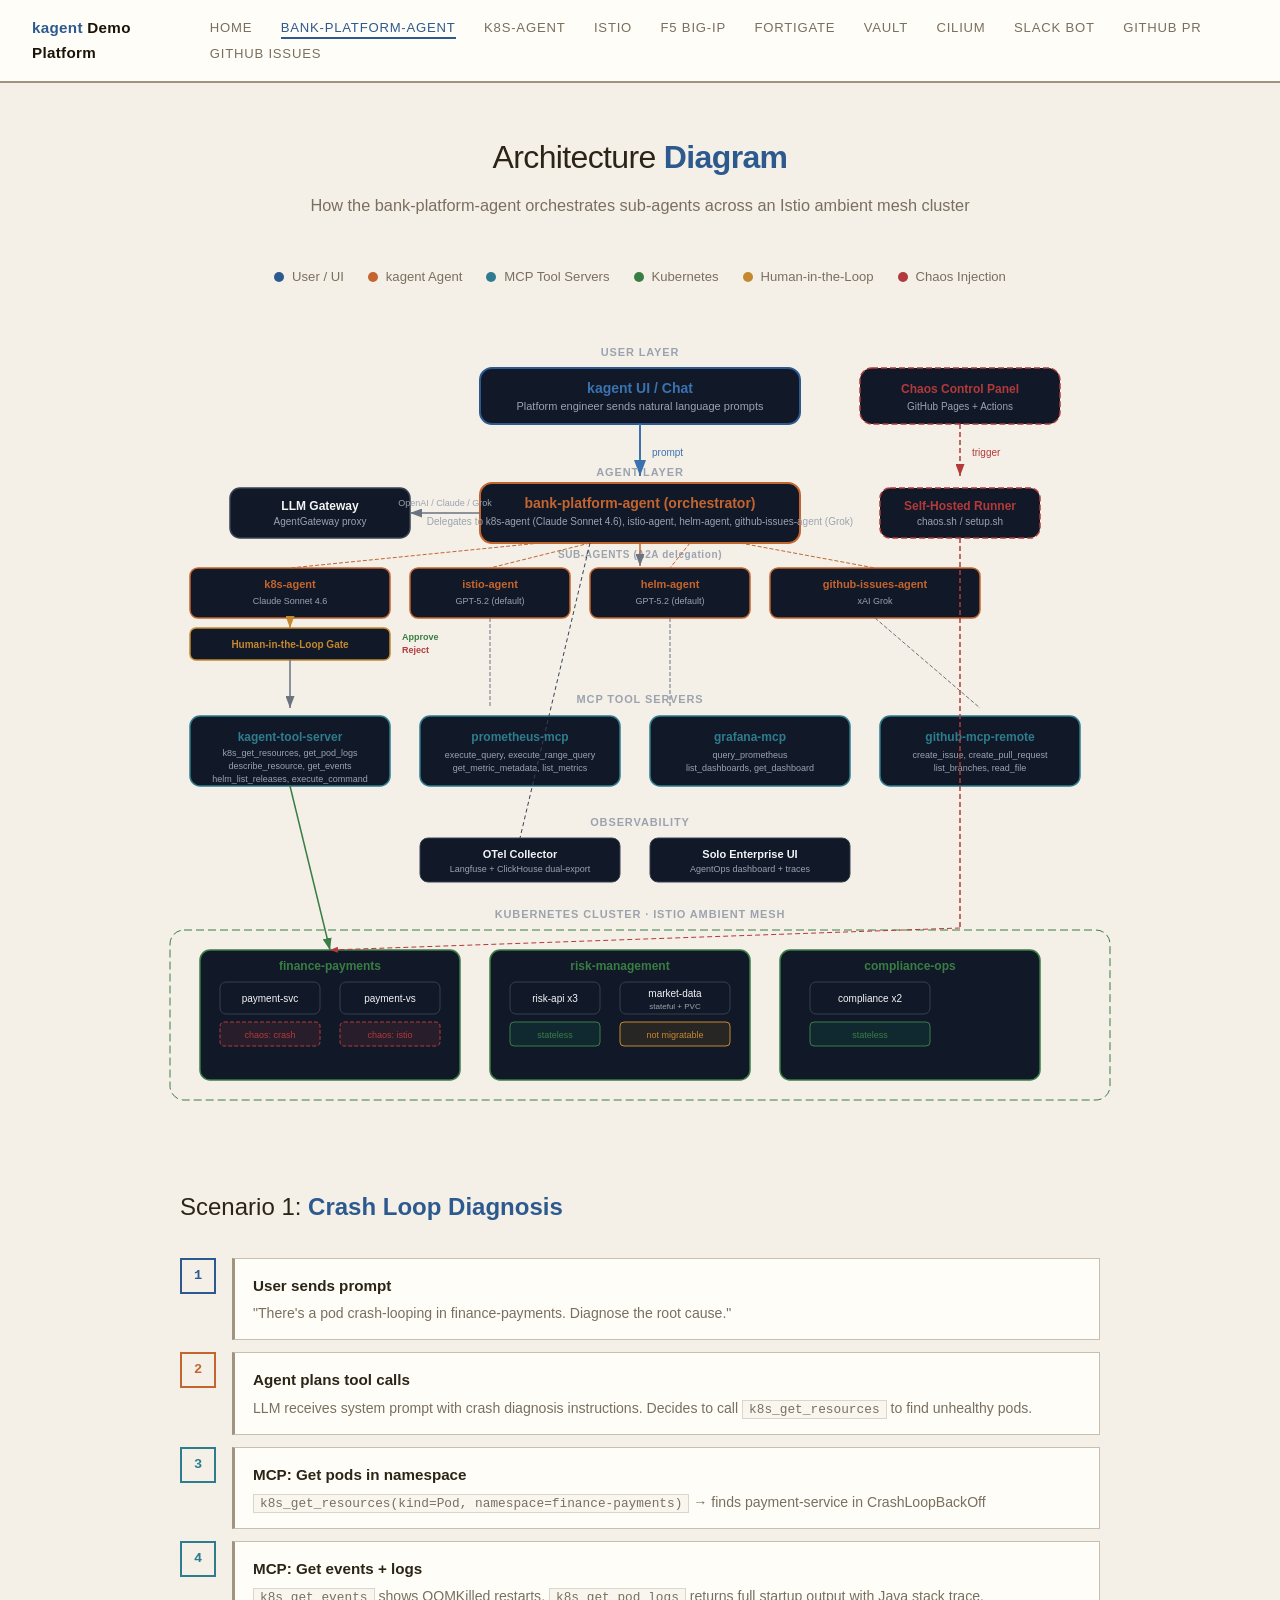
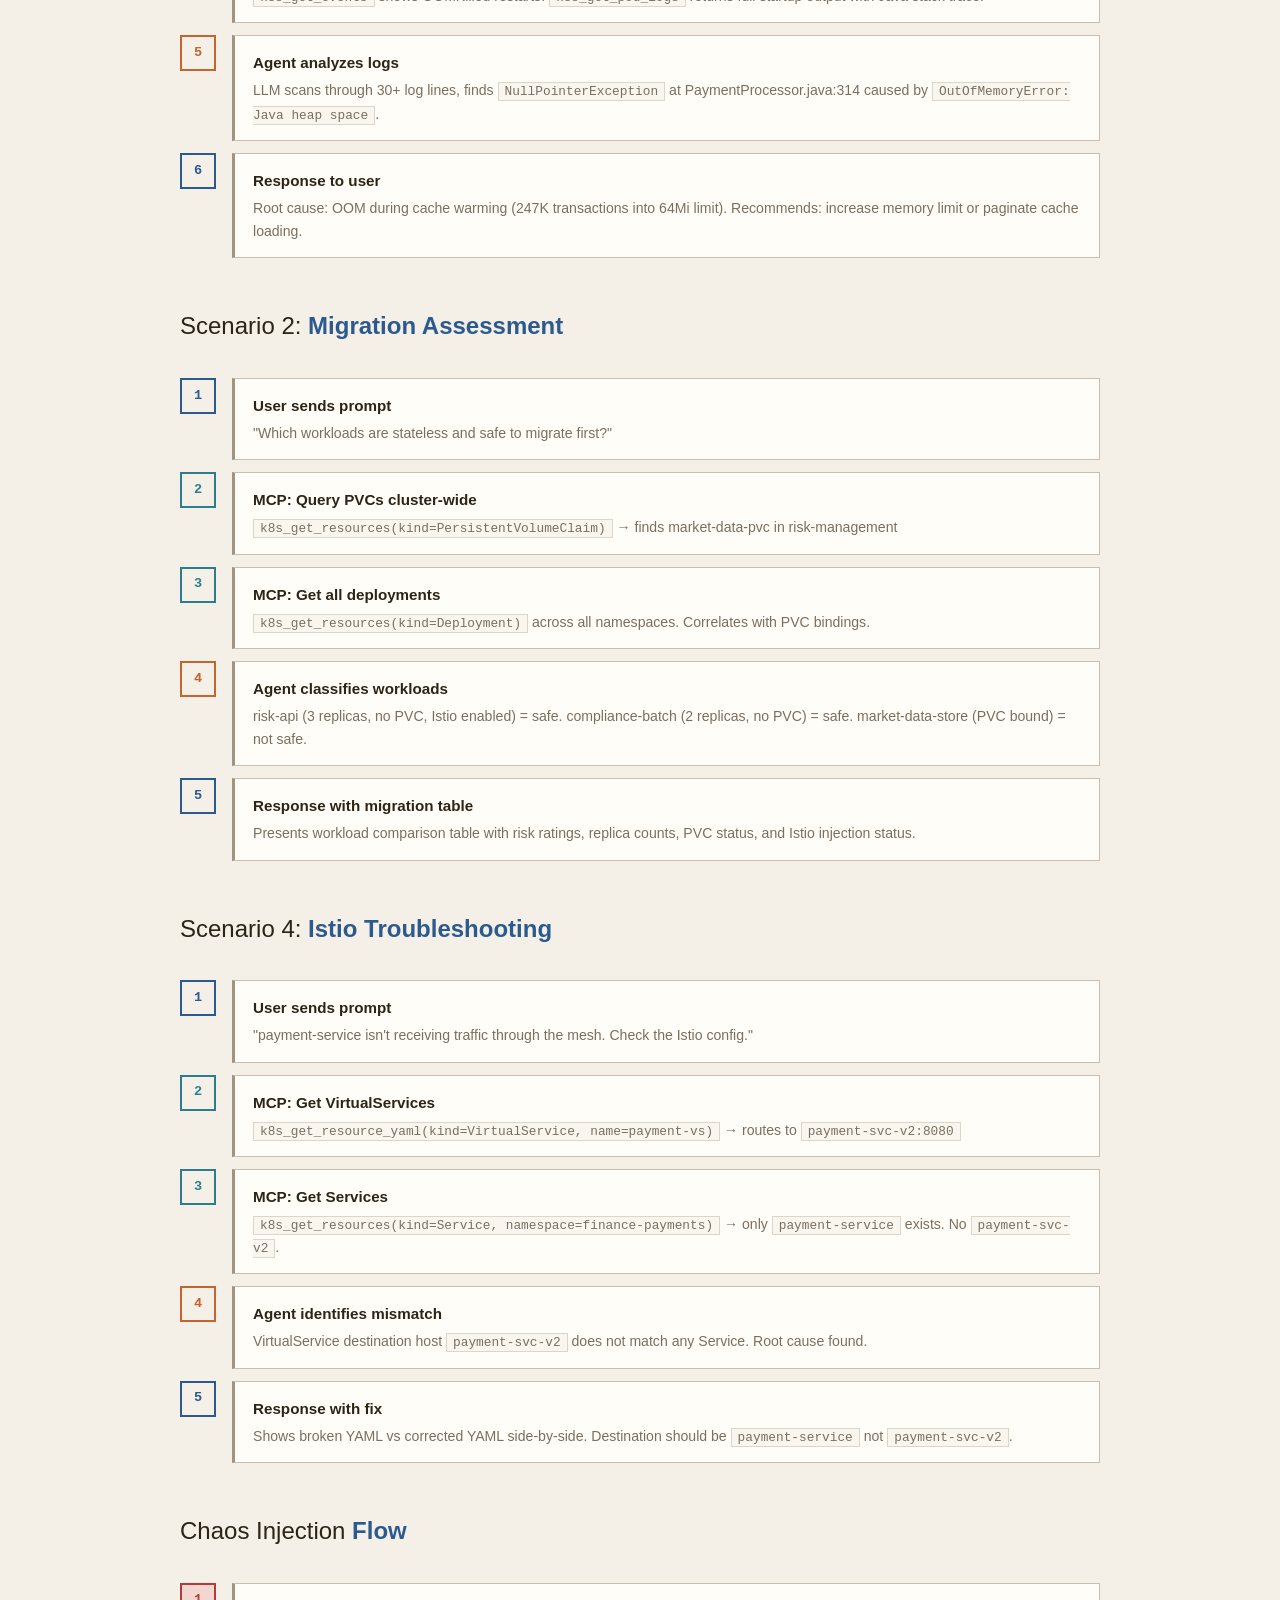
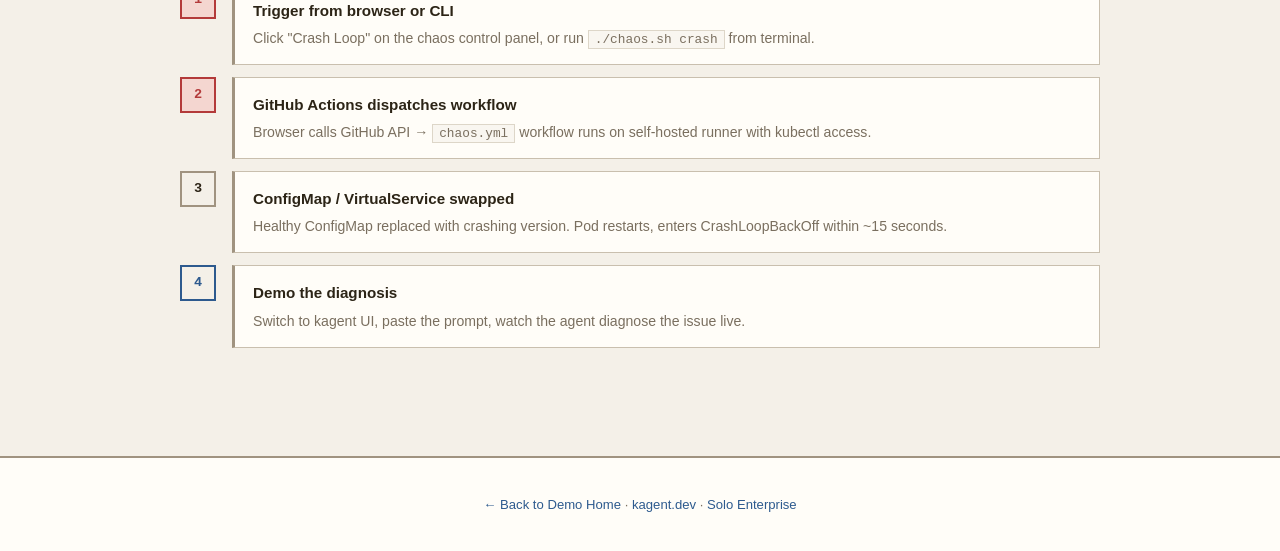
<file: docs/architecture.html>
<!DOCTYPE html>
<html lang="en">
<head>
  <meta charset="UTF-8">
  <meta name="viewport" content="width=device-width, initial-scale=1.0">
  <title>kagent Demo Platform — Architecture</title>
  <link rel="stylesheet" href="paper-theme.css">
<style>
  /* Page-specific: SVG diagram and flow styles */
  .diagram-wrap { max-width: 1100px; margin: 0 auto; padding: 0 20px 60px; }
  svg { width: 100%; height: auto; }
  .legend { display: flex; justify-content: center; gap: 24px; flex-wrap: wrap; margin-bottom: 40px; }
  .legend-item { display: flex; align-items: center; gap: 8px; font-size: 0.82rem; color: var(--text-muted); }
  .legend-dot { width: 10px; height: 10px; border-radius: 50%; }
  h1 { text-align: center; font-size: 2rem; font-weight: 300; padding: 48px 20px 8px; letter-spacing: -0.02em; }
  h1 span { color: var(--accent); font-weight: 600; }
  .subtitle { text-align: center; color: var(--text-muted); font-size: 1.02rem; margin-bottom: 48px; }
  .flow-section { max-width: 960px; margin: 0 auto; padding: 0 20px 60px; }
  .flow-section h2 { font-size: 1.5rem; font-weight: 300; margin-bottom: 32px; }
  .flow-section h2 span { color: var(--accent); font-weight: 600; }
  .flow { margin-bottom: 48px; }
  .flow .flow-step { display: flex; gap: 16px; margin-bottom: 12px; }
  .flow .flow-num { width: 36px; height: 36px; border: 2px solid var(--border-dark); display: flex; align-items: center; justify-content: center; flex-shrink: 0; font-weight: 700; font-size: 0.85rem; font-family: 'IBM Plex Mono', monospace; }
  .flow .flow-num.num-user { color: var(--accent); border-color: var(--accent); }
  .flow .flow-num.num-agent { color: var(--orange); border-color: var(--orange); }
  .flow .flow-num.num-tool { color: var(--cyan); border-color: var(--cyan); }
  .flow .flow-content { background: var(--surface); border: 1px solid var(--border); border-left: 3px solid var(--border-dark); padding: 14px 18px; flex: 1; }
  .flow .flow-content h3 { font-size: 0.95rem; margin-bottom: 4px; }
  .flow .flow-content p { color: var(--text-muted); font-size: 0.88rem; }
  .flow .flow-content code { background: var(--surface-alt); border: 1px solid var(--border-light); padding: 1px 6px; font-size: 0.8rem; font-family: 'IBM Plex Mono', monospace; }
</style>
</head>
<body>

  <nav class="nav">
    <div class="nav-title"><span>kagent</span> Demo Platform</div>
    <div>
      <a href="index.html">Home</a>
      <a href="architecture.html" class="active">bank-platform-agent</a>
      <a href="k8s-agent.html">k8s-agent</a>
      <a href="istio-agent.html">Istio</a>
      <a href="f5-bigip-agent.html">F5 BIG-IP</a>
      <a href="fortigate-agent.html">FortiGate</a>
      <a href="vault-agent.html">Vault</a>
      <a href="cilium-crd-agent.html">Cilium</a>
      <a href="slackbot-agent.html">Slack Bot</a>
      <a href="github-pr-agent.html">GitHub PR</a>
      <a href="github-issues-agent.html">GitHub Issues</a>
    </div>
  </nav>

  <h1>Architecture <span>Diagram</span></h1>
  <p class="subtitle">How the bank-platform-agent orchestrates sub-agents across an Istio ambient mesh cluster</p>

  <div class="legend">
    <div class="legend-item"><div class="legend-dot" style="background: var(--accent);"></div> User / UI</div>
    <div class="legend-item"><div class="legend-dot" style="background: var(--orange);"></div> kagent Agent</div>
    <div class="legend-item"><div class="legend-dot" style="background: var(--cyan);"></div> MCP Tool Servers</div>
    <div class="legend-item"><div class="legend-dot" style="background: var(--green);"></div> Kubernetes</div>
    <div class="legend-item"><div class="legend-dot" style="background: var(--yellow);"></div> Human-in-the-Loop</div>
    <div class="legend-item"><div class="legend-dot" style="background: var(--red);"></div> Chaos Injection</div>
  </div>

  <!-- Main Architecture SVG -->
  <div class="diagram-wrap">
    <svg viewBox="0 0 1060 790" xmlns="http://www.w3.org/2000/svg">
      <defs>
        <marker id="arrow" markerWidth="8" markerHeight="6" refX="8" refY="3" orient="auto">
          <path d="M0,0 L8,3 L0,6" fill="#6b7280"/>
        </marker>
        <marker id="arrow-accent" markerWidth="8" markerHeight="6" refX="8" refY="3" orient="auto">
          <path d="M0,0 L8,3 L0,6" fill="#3a72b0"/>
        </marker>
        <marker id="arrow-red" markerWidth="8" markerHeight="6" refX="8" refY="3" orient="auto">
          <path d="M0,0 L8,3 L0,6" fill="#b33a3a"/>
        </marker>
        <marker id="arrow-green" markerWidth="8" markerHeight="6" refX="8" refY="3" orient="auto">
          <path d="M0,0 L8,3 L0,6" fill="#3a7d44"/>
        </marker>
        <marker id="arrow-yellow" markerWidth="8" markerHeight="6" refX="8" refY="3" orient="auto">
          <path d="M0,0 L8,3 L0,6" fill="#c4882f"/>
        </marker>
      </defs>

      <!-- ============ ROW 1: User Layer ============ -->
      <text x="530" y="28" text-anchor="middle" fill="#9ca3af" font-size="11" font-weight="600" letter-spacing="0.08em">USER LAYER</text>

      <!-- User / kagent UI -->
      <rect x="370" y="40" width="320" height="56" rx="12" fill="#111827" stroke="#2d5a8e" stroke-width="2"/>
      <text x="530" y="65" text-anchor="middle" fill="#3a72b0" font-size="14" font-weight="700">kagent UI / Chat</text>
      <text x="530" y="82" text-anchor="middle" fill="#9ca3af" font-size="11">Platform engineer sends natural language prompts</text>

      <!-- Chaos trigger (browser) -->
      <rect x="750" y="40" width="200" height="56" rx="12" fill="#111827" stroke="#b33a3a" stroke-width="1.5" stroke-dasharray="6,3"/>
      <text x="850" y="65" text-anchor="middle" fill="#b33a3a" font-size="12" font-weight="600">Chaos Control Panel</text>
      <text x="850" y="82" text-anchor="middle" fill="#9ca3af" font-size="10">GitHub Pages + Actions</text>

      <!-- Arrow: User -> Agent -->
      <line x1="530" y1="96" x2="530" y2="148" stroke="#3a72b0" stroke-width="2" marker-end="url(#arrow-accent)"/>
      <text x="542" y="128" fill="#3a72b0" font-size="10">prompt</text>

      <!-- Arrow: Chaos -> GH Actions -->
      <line x1="850" y1="96" x2="850" y2="148" stroke="#b33a3a" stroke-width="1.5" stroke-dasharray="5,3" marker-end="url(#arrow-red)"/>
      <text x="862" y="128" fill="#b33a3a" font-size="10">trigger</text>

      <!-- ============ ROW 2: Agent Layer ============ -->
      <text x="530" y="148" text-anchor="middle" fill="#9ca3af" font-size="11" font-weight="600" letter-spacing="0.08em">AGENT LAYER</text>

      <!-- LLM Gateway -->
      <rect x="120" y="160" width="180" height="50" rx="10" fill="#111827" stroke="#374151" stroke-width="1.5"/>
      <text x="210" y="182" text-anchor="middle" fill="#f3f4f6" font-size="12" font-weight="600">LLM Gateway</text>
      <text x="210" y="197" text-anchor="middle" fill="#9ca3af" font-size="10">AgentGateway proxy</text>

      <!-- bank-platform-agent -->
      <rect x="370" y="155" width="320" height="60" rx="12" fill="#111827" stroke="#c4652f" stroke-width="2"/>
      <text x="530" y="180" text-anchor="middle" fill="#c4652f" font-size="14" font-weight="700">bank-platform-agent (orchestrator)</text>
      <text x="530" y="197" text-anchor="middle" fill="#9ca3af" font-size="10">Delegates to k8s-agent (Claude Sonnet 4.6), istio-agent, helm-agent, github-issues-agent (Grok)</text>

      <!-- GH Actions runner -->
      <rect x="770" y="160" width="160" height="50" rx="10" fill="#111827" stroke="#b33a3a" stroke-width="1.5" stroke-dasharray="6,3"/>
      <text x="850" y="182" text-anchor="middle" fill="#b33a3a" font-size="12" font-weight="600">Self-Hosted Runner</text>
      <text x="850" y="197" text-anchor="middle" fill="#9ca3af" font-size="10">chaos.sh / setup.sh</text>

      <!-- Arrow: Agent <-> LLM -->
      <line x1="370" y1="185" x2="300" y2="185" stroke="#6b7280" stroke-width="1.5" marker-end="url(#arrow)"/>
      <text x="335" y="178" text-anchor="middle" fill="#9ca3af" font-size="9">OpenAI / Claude / Grok</text>

      <!-- ============ SUB-AGENTS ROW ============ -->
      <text x="530" y="230" text-anchor="middle" fill="#9ca3af" font-size="10" font-weight="600" letter-spacing="0.06em">SUB-AGENTS (A2A delegation)</text>

      <!-- Arrow: Agent -> Sub-agents -->
      <line x1="530" y1="215" x2="530" y2="238" stroke="#c4652f" stroke-width="1.5" marker-end="url(#arrow)"/>

      <!-- k8s-agent -->
      <rect x="80" y="240" width="200" height="50" rx="8" fill="#111827" stroke="#c4652f" stroke-width="1.5"/>
      <text x="180" y="260" text-anchor="middle" fill="#c4652f" font-size="11" font-weight="700">k8s-agent</text>
      <text x="180" y="276" text-anchor="middle" fill="#9ca3af" font-size="9">Claude Sonnet 4.6</text>

      <!-- istio-agent -->
      <rect x="300" y="240" width="160" height="50" rx="8" fill="#111827" stroke="#c4652f" stroke-width="1.5"/>
      <text x="380" y="260" text-anchor="middle" fill="#c4652f" font-size="11" font-weight="700">istio-agent</text>
      <text x="380" y="276" text-anchor="middle" fill="#9ca3af" font-size="9">GPT-5.2 (default)</text>

      <!-- helm-agent -->
      <rect x="480" y="240" width="160" height="50" rx="8" fill="#111827" stroke="#c4652f" stroke-width="1.5"/>
      <text x="560" y="260" text-anchor="middle" fill="#c4652f" font-size="11" font-weight="700">helm-agent</text>
      <text x="560" y="276" text-anchor="middle" fill="#9ca3af" font-size="9">GPT-5.2 (default)</text>

      <!-- github-issues-agent -->
      <rect x="660" y="240" width="210" height="50" rx="8" fill="#111827" stroke="#c4652f" stroke-width="1.5"/>
      <text x="765" y="260" text-anchor="middle" fill="#c4652f" font-size="11" font-weight="700">github-issues-agent</text>
      <text x="765" y="276" text-anchor="middle" fill="#9ca3af" font-size="9">xAI Grok</text>

      <!-- Arrows: orchestrator -> sub-agents -->
      <line x1="430" y1="215" x2="180" y2="240" stroke="#c4652f" stroke-width="1" stroke-dasharray="4,2"/>
      <line x1="480" y1="215" x2="380" y2="240" stroke="#c4652f" stroke-width="1" stroke-dasharray="4,2"/>
      <line x1="580" y1="215" x2="560" y2="240" stroke="#c4652f" stroke-width="1" stroke-dasharray="4,2"/>
      <line x1="630" y1="215" x2="765" y2="240" stroke="#c4652f" stroke-width="1" stroke-dasharray="4,2"/>

      <!-- ============ HITL Gate ============ -->
      <rect x="80" y="300" width="200" height="32" rx="6" fill="#111827" stroke="#c4882f" stroke-width="1.5"/>
      <text x="180" y="320" text-anchor="middle" fill="#c4882f" font-size="10" font-weight="600">Human-in-the-Loop Gate</text>

      <!-- Arrow: k8s-agent -> HITL -->
      <line x1="180" y1="290" x2="180" y2="300" stroke="#c4882f" stroke-width="1.5" marker-end="url(#arrow-yellow)"/>

      <!-- HITL approve/reject labels -->
      <text x="292" y="312" fill="#3a7d44" font-size="9" font-weight="600">Approve</text>
      <text x="292" y="325" fill="#b33a3a" font-size="9" font-weight="600">Reject</text>

      <!-- Arrow: HITL -> Tools -->
      <line x1="180" y1="332" x2="180" y2="380" stroke="#6b7280" stroke-width="1.5" marker-end="url(#arrow)"/>
      <!-- Arrow: other agents -> Tools -->
      <line x1="380" y1="290" x2="380" y2="380" stroke="#6b7280" stroke-width="1" stroke-dasharray="4,2"/>
      <line x1="560" y1="290" x2="560" y2="380" stroke="#6b7280" stroke-width="1" stroke-dasharray="4,2"/>
      <line x1="765" y1="290" x2="870" y2="380" stroke="#6b7280" stroke-width="1" stroke-dasharray="4,2"/>

      <!-- ============ ROW 3: MCP Tool Servers ============ -->
      <text x="530" y="375" text-anchor="middle" fill="#9ca3af" font-size="11" font-weight="600" letter-spacing="0.08em">MCP TOOL SERVERS</text>

      <!-- Kubernetes Tools -->
      <rect x="80" y="388" width="200" height="70" rx="10" fill="#111827" stroke="#2d7d8e" stroke-width="1.5"/>
      <text x="180" y="413" text-anchor="middle" fill="#2d7d8e" font-size="12" font-weight="700">kagent-tool-server</text>
      <text x="180" y="428" text-anchor="middle" fill="#9ca3af" font-size="9">k8s_get_resources, get_pod_logs</text>
      <text x="180" y="441" text-anchor="middle" fill="#9ca3af" font-size="9">describe_resource, get_events</text>
      <text x="180" y="454" text-anchor="middle" fill="#9ca3af" font-size="9">helm_list_releases, execute_command</text>

      <!-- Prometheus MCP -->
      <rect x="310" y="388" width="200" height="70" rx="10" fill="#111827" stroke="#2d7d8e" stroke-width="1.5"/>
      <text x="410" y="413" text-anchor="middle" fill="#2d7d8e" font-size="12" font-weight="700">prometheus-mcp</text>
      <text x="410" y="430" text-anchor="middle" fill="#9ca3af" font-size="9">execute_query, execute_range_query</text>
      <text x="410" y="443" text-anchor="middle" fill="#9ca3af" font-size="9">get_metric_metadata, list_metrics</text>

      <!-- Grafana MCP -->
      <rect x="540" y="388" width="200" height="70" rx="10" fill="#111827" stroke="#2d7d8e" stroke-width="1.5"/>
      <text x="640" y="413" text-anchor="middle" fill="#2d7d8e" font-size="12" font-weight="700">grafana-mcp</text>
      <text x="640" y="430" text-anchor="middle" fill="#9ca3af" font-size="9">query_prometheus</text>
      <text x="640" y="443" text-anchor="middle" fill="#9ca3af" font-size="9">list_dashboards, get_dashboard</text>

      <!-- GitHub MCP -->
      <rect x="770" y="388" width="200" height="70" rx="10" fill="#111827" stroke="#2d7d8e" stroke-width="1.5"/>
      <text x="870" y="413" text-anchor="middle" fill="#2d7d8e" font-size="12" font-weight="700">github-mcp-remote</text>
      <text x="870" y="430" text-anchor="middle" fill="#9ca3af" font-size="9">create_issue, create_pull_request</text>
      <text x="870" y="443" text-anchor="middle" fill="#9ca3af" font-size="9">list_branches, read_file</text>

      <!-- ============ ROW 4: Observability ============ -->
      <text x="530" y="498" text-anchor="middle" fill="#9ca3af" font-size="11" font-weight="600" letter-spacing="0.08em">OBSERVABILITY</text>

      <!-- OTel Collector -->
      <rect x="310" y="510" width="200" height="44" rx="8" fill="#111827" stroke="#374151" stroke-width="1"/>
      <text x="410" y="530" text-anchor="middle" fill="#f3f4f6" font-size="11" font-weight="600">OTel Collector</text>
      <text x="410" y="544" text-anchor="middle" fill="#9ca3af" font-size="9">Langfuse + ClickHouse dual-export</text>

      <!-- Solo Enterprise UI -->
      <rect x="540" y="510" width="200" height="44" rx="8" fill="#111827" stroke="#374151" stroke-width="1"/>
      <text x="640" y="530" text-anchor="middle" fill="#f3f4f6" font-size="11" font-weight="600">Solo Enterprise UI</text>
      <text x="640" y="544" text-anchor="middle" fill="#9ca3af" font-size="9">AgentOps dashboard + traces</text>

      <!-- Arrow: Agent -> OTel -->
      <line x1="480" y1="215" x2="410" y2="510" stroke="#374151" stroke-width="1" stroke-dasharray="4,3"/>

      <!-- ============ ROW 5: Kubernetes Cluster ============ -->
      <text x="530" y="590" text-anchor="middle" fill="#9ca3af" font-size="11" font-weight="600" letter-spacing="0.08em">KUBERNETES CLUSTER &middot; ISTIO AMBIENT MESH</text>

      <!-- Cluster background -->
      <rect x="60" y="602" width="940" height="170" rx="14" fill="none" stroke="#3a7d44" stroke-width="1" stroke-dasharray="8,4"/>

      <!-- finance-payments -->
      <rect x="90" y="622" width="260" height="130" rx="10" fill="#111827" stroke="#3a7d44" stroke-width="1.5"/>
      <text x="220" y="642" text-anchor="middle" fill="#3a7d44" font-size="12" font-weight="700">finance-payments</text>

      <rect x="110" y="654" width="100" height="32" rx="6" fill="#111827" stroke="#374151" stroke-width="1"/>
      <text x="160" y="674" text-anchor="middle" fill="#f3f4f6" font-size="10">payment-svc</text>

      <rect x="230" y="654" width="100" height="32" rx="6" fill="#111827" stroke="#374151" stroke-width="1"/>
      <text x="280" y="674" text-anchor="middle" fill="#f3f4f6" font-size="10">payment-vs</text>

      <!-- Chaos targets -->
      <rect x="110" y="694" width="100" height="24" rx="4" fill="rgba(239,68,68,0.1)" stroke="#b33a3a" stroke-width="1" stroke-dasharray="4,2"/>
      <text x="160" y="710" text-anchor="middle" fill="#b33a3a" font-size="9">chaos: crash</text>

      <rect x="230" y="694" width="100" height="24" rx="4" fill="rgba(239,68,68,0.1)" stroke="#b33a3a" stroke-width="1" stroke-dasharray="4,2"/>
      <text x="280" y="710" text-anchor="middle" fill="#b33a3a" font-size="9">chaos: istio</text>

      <!-- risk-management -->
      <rect x="380" y="622" width="260" height="130" rx="10" fill="#111827" stroke="#3a7d44" stroke-width="1.5"/>
      <text x="510" y="642" text-anchor="middle" fill="#3a7d44" font-size="12" font-weight="700">risk-management</text>

      <rect x="400" y="654" width="90" height="32" rx="6" fill="#111827" stroke="#374151" stroke-width="1"/>
      <text x="445" y="674" text-anchor="middle" fill="#f3f4f6" font-size="10">risk-api x3</text>

      <rect x="510" y="654" width="110" height="32" rx="6" fill="#111827" stroke="#374151" stroke-width="1"/>
      <text x="565" y="669" text-anchor="middle" fill="#f3f4f6" font-size="10">market-data</text>
      <text x="565" y="681" text-anchor="middle" fill="#9ca3af" font-size="8">stateful + PVC</text>

      <rect x="400" y="694" width="90" height="24" rx="4" fill="rgba(16,185,129,0.1)" stroke="#3a7d44" stroke-width="1"/>
      <text x="445" y="710" text-anchor="middle" fill="#3a7d44" font-size="9">stateless</text>

      <rect x="510" y="694" width="110" height="24" rx="4" fill="rgba(245,158,11,0.1)" stroke="#c4882f" stroke-width="1"/>
      <text x="565" y="710" text-anchor="middle" fill="#c4882f" font-size="9">not migratable</text>

      <!-- compliance-ops -->
      <rect x="670" y="622" width="260" height="130" rx="10" fill="#111827" stroke="#3a7d44" stroke-width="1.5"/>
      <text x="800" y="642" text-anchor="middle" fill="#3a7d44" font-size="12" font-weight="700">compliance-ops</text>

      <rect x="700" y="654" width="120" height="32" rx="6" fill="#111827" stroke="#374151" stroke-width="1"/>
      <text x="760" y="674" text-anchor="middle" fill="#f3f4f6" font-size="10">compliance x2</text>

      <rect x="700" y="694" width="120" height="24" rx="4" fill="rgba(16,185,129,0.1)" stroke="#3a7d44" stroke-width="1"/>
      <text x="760" y="710" text-anchor="middle" fill="#3a7d44" font-size="9">stateless</text>

      <!-- Arrows: Tools -> Cluster -->
      <line x1="180" y1="458" x2="220" y2="622" stroke="#3a7d44" stroke-width="1.5" marker-end="url(#arrow-green)"/>

      <!-- Chaos arrow -->
      <line x1="850" y1="210" x2="850" y2="600" stroke="#b33a3a" stroke-width="1.5" stroke-dasharray="5,3"/>
      <line x1="850" y1="600" x2="220" y2="622" stroke="#b33a3a" stroke-width="1" stroke-dasharray="5,3" marker-end="url(#arrow-red)"/>

    </svg>
  </div>

  <!-- Scenario Flows -->
  <div class="flow-section">
    <h2>Scenario 1: <span>Crash Loop Diagnosis</span></h2>
    <div class="flow">
      <div class="flow-step">
        <div class="flow-num num-user">1</div>
        <div class="flow-content">
          <h3>User sends prompt</h3>
          <p>"There's a pod crash-looping in finance-payments. Diagnose the root cause."</p>
        </div>
      </div>
      <div class="flow-step">
        <div class="flow-num num-agent">2</div>
        <div class="flow-content">
          <h3>Agent plans tool calls</h3>
          <p>LLM receives system prompt with crash diagnosis instructions. Decides to call <code>k8s_get_resources</code> to find unhealthy pods.</p>
        </div>
      </div>
      <div class="flow-step">
        <div class="flow-num num-tool">3</div>
        <div class="flow-content">
          <h3>MCP: Get pods in namespace</h3>
          <p><code>k8s_get_resources(kind=Pod, namespace=finance-payments)</code> &rarr; finds payment-service in CrashLoopBackOff</p>
        </div>
      </div>
      <div class="flow-step">
        <div class="flow-num num-tool">4</div>
        <div class="flow-content">
          <h3>MCP: Get events + logs</h3>
          <p><code>k8s_get_events</code> shows OOMKilled restarts. <code>k8s_get_pod_logs</code> returns full startup output with Java stack trace.</p>
        </div>
      </div>
      <div class="flow-step">
        <div class="flow-num num-agent">5</div>
        <div class="flow-content">
          <h3>Agent analyzes logs</h3>
          <p>LLM scans through 30+ log lines, finds <code>NullPointerException</code> at PaymentProcessor.java:314 caused by <code>OutOfMemoryError: Java heap space</code>.</p>
        </div>
      </div>
      <div class="flow-step">
        <div class="flow-num num-user">6</div>
        <div class="flow-content">
          <h3>Response to user</h3>
          <p>Root cause: OOM during cache warming (247K transactions into 64Mi limit). Recommends: increase memory limit or paginate cache loading.</p>
        </div>
      </div>
    </div>

    <h2>Scenario 2: <span>Migration Assessment</span></h2>
    <div class="flow">
      <div class="flow-step">
        <div class="flow-num num-user">1</div>
        <div class="flow-content">
          <h3>User sends prompt</h3>
          <p>"Which workloads are stateless and safe to migrate first?"</p>
        </div>
      </div>
      <div class="flow-step">
        <div class="flow-num num-tool">2</div>
        <div class="flow-content">
          <h3>MCP: Query PVCs cluster-wide</h3>
          <p><code>k8s_get_resources(kind=PersistentVolumeClaim)</code> &rarr; finds market-data-pvc in risk-management</p>
        </div>
      </div>
      <div class="flow-step">
        <div class="flow-num num-tool">3</div>
        <div class="flow-content">
          <h3>MCP: Get all deployments</h3>
          <p><code>k8s_get_resources(kind=Deployment)</code> across all namespaces. Correlates with PVC bindings.</p>
        </div>
      </div>
      <div class="flow-step">
        <div class="flow-num num-agent">4</div>
        <div class="flow-content">
          <h3>Agent classifies workloads</h3>
          <p>risk-api (3 replicas, no PVC, Istio enabled) = safe. compliance-batch (2 replicas, no PVC) = safe. market-data-store (PVC bound) = not safe.</p>
        </div>
      </div>
      <div class="flow-step">
        <div class="flow-num num-user">5</div>
        <div class="flow-content">
          <h3>Response with migration table</h3>
          <p>Presents workload comparison table with risk ratings, replica counts, PVC status, and Istio injection status.</p>
        </div>
      </div>
    </div>

    <h2>Scenario 4: <span>Istio Troubleshooting</span></h2>
    <div class="flow">
      <div class="flow-step">
        <div class="flow-num num-user">1</div>
        <div class="flow-content">
          <h3>User sends prompt</h3>
          <p>"payment-service isn't receiving traffic through the mesh. Check the Istio config."</p>
        </div>
      </div>
      <div class="flow-step">
        <div class="flow-num num-tool">2</div>
        <div class="flow-content">
          <h3>MCP: Get VirtualServices</h3>
          <p><code>k8s_get_resource_yaml(kind=VirtualService, name=payment-vs)</code> &rarr; routes to <code>payment-svc-v2:8080</code></p>
        </div>
      </div>
      <div class="flow-step">
        <div class="flow-num num-tool">3</div>
        <div class="flow-content">
          <h3>MCP: Get Services</h3>
          <p><code>k8s_get_resources(kind=Service, namespace=finance-payments)</code> &rarr; only <code>payment-service</code> exists. No <code>payment-svc-v2</code>.</p>
        </div>
      </div>
      <div class="flow-step">
        <div class="flow-num num-agent">4</div>
        <div class="flow-content">
          <h3>Agent identifies mismatch</h3>
          <p>VirtualService destination host <code>payment-svc-v2</code> does not match any Service. Root cause found.</p>
        </div>
      </div>
      <div class="flow-step">
        <div class="flow-num num-user">5</div>
        <div class="flow-content">
          <h3>Response with fix</h3>
          <p>Shows broken YAML vs corrected YAML side-by-side. Destination should be <code>payment-service</code> not <code>payment-svc-v2</code>.</p>
        </div>
      </div>
    </div>

    <h2>Chaos Injection <span>Flow</span></h2>
    <div class="flow">
      <div class="flow-step">
        <div class="flow-num" style="background: rgba(239,68,68,0.15); color: var(--red); border: 2px solid var(--red);">1</div>
        <div class="flow-content">
          <h3>Trigger from browser or CLI</h3>
          <p>Click "Crash Loop" on the chaos control panel, or run <code>./chaos.sh crash</code> from terminal.</p>
        </div>
      </div>
      <div class="flow-step">
        <div class="flow-num" style="background: rgba(239,68,68,0.15); color: var(--red); border: 2px solid var(--red);">2</div>
        <div class="flow-content">
          <h3>GitHub Actions dispatches workflow</h3>
          <p>Browser calls GitHub API &rarr; <code>chaos.yml</code> workflow runs on self-hosted runner with kubectl access.</p>
        </div>
      </div>
      <div class="flow-step">
        <div class="flow-num num-k8s">3</div>
        <div class="flow-content">
          <h3>ConfigMap / VirtualService swapped</h3>
          <p>Healthy ConfigMap replaced with crashing version. Pod restarts, enters CrashLoopBackOff within ~15 seconds.</p>
        </div>
      </div>
      <div class="flow-step">
        <div class="flow-num num-user">4</div>
        <div class="flow-content">
          <h3>Demo the diagnosis</h3>
          <p>Switch to kagent UI, paste the prompt, watch the agent diagnose the issue live.</p>
        </div>
      </div>
    </div>
  </div>

  <footer>
    <a href="index.html">&larr; Back to Demo Home</a>
    &middot;
    <a href="https://kagent.dev">kagent.dev</a>
    &middot;
    <a href="https://www.solo.io/products/kagent">Solo Enterprise</a>
  </footer>

</body>
</html>
</file>
<file: docs/paper-theme.css>
/* ============================================================
   Paper Architecture Theme
   Technical drawing aesthetic — cream paper, thin ink lines,
   subtle grid, precise typography
   ============================================================ */

:root {
  --bg: #f4f0e8;
  --bg-grid: #e8e2d6;
  --surface: #fffdf8;
  --surface-alt: #f9f6f0;
  --border: #c9bfae;
  --border-light: #ddd6c8;
  --border-dark: #a09380;
  --text: #2c2416;
  --text-muted: #7a6f5f;
  --text-faint: #a89e8e;
  --accent: #2d5a8e;
  --accent-light: #3a72b0;
  --green: #3a7d44;
  --red: #b33a3a;
  --yellow: #c4882f;
  --cyan: #2d7d8e;
  --orange: #c4652f;
  --ink: #1a1408;

  /* Architectural drawing line weights */
  --line-thin: 0.5px;
  --line-normal: 1px;
  --line-heavy: 2px;
  --line-section: 3px;
}

/* ---- Reset & Base ---- */
* { margin: 0; padding: 0; box-sizing: border-box; }

body {
  font-family: 'IBM Plex Sans', -apple-system, BlinkMacSystemFont, 'Segoe UI', sans-serif;
  background: var(--bg);
  color: var(--text);
  line-height: 1.65;
  /* Subtle graph paper grid */
  background-image:
    linear-gradient(var(--bg-grid) var(--line-thin), transparent var(--line-thin)),
    linear-gradient(90deg, var(--bg-grid) var(--line-thin), transparent var(--line-thin));
  background-size: 24px 24px;
}

a { color: var(--accent); text-decoration: none; }
a:hover { text-decoration: underline; }

/* ---- Navigation ---- */
.nav {
  display: flex;
  justify-content: space-between;
  align-items: center;
  padding: 14px 32px;
  border-bottom: var(--line-heavy) solid var(--border-dark);
  background: var(--surface);
}
.nav-title {
  font-weight: 700;
  font-size: 0.95rem;
  letter-spacing: 0.02em;
  color: var(--ink);
}
.nav-title span { color: var(--accent); }
.nav-links a, .nav a {
  font-size: 0.82rem;
  color: var(--text-muted);
  margin-left: 24px;
  text-transform: uppercase;
  letter-spacing: 0.06em;
  font-weight: 500;
}
.nav-links a:hover, .nav a:hover { color: var(--ink); text-decoration: none; }
.nav-links a.active, .nav a.active {
  color: var(--accent);
  border-bottom: var(--line-heavy) solid var(--accent);
  padding-bottom: 2px;
}

/* ---- Hero ---- */
.hero {
  text-align: center;
  padding: 64px 20px 48px;
  background: var(--surface);
  border-bottom: var(--line-section) double var(--border-dark);
  position: relative;
}
.hero::after {
  content: '';
  position: absolute;
  bottom: -8px;
  left: 10%;
  right: 10%;
  height: var(--line-thin);
  background: var(--border);
}
.hero-badge {
  display: inline-block;
  padding: 5px 16px;
  border: var(--line-normal) solid var(--border-dark);
  border-radius: 2px;
  font-size: 0.78rem;
  font-weight: 600;
  letter-spacing: 0.1em;
  text-transform: uppercase;
  margin-bottom: 20px;
  color: var(--text-muted);
  background: var(--surface-alt);
}
.hero h1 {
  font-size: 2.6rem;
  font-weight: 300;
  letter-spacing: -0.02em;
  margin-bottom: 16px;
  font-family: 'IBM Plex Sans', sans-serif;
  color: var(--ink);
}
.hero h1 span { color: var(--accent); font-weight: 600; }
.hero p {
  font-size: 1.1rem;
  color: var(--text-muted);
  max-width: 660px;
  margin: 0 auto;
  line-height: 1.7;
}

/* Hero buttons */
.hero-buttons {
  display: flex;
  gap: 12px;
  justify-content: center;
  margin-top: 28px;
  flex-wrap: wrap;
}
.hero-btn {
  display: inline-block;
  padding: 11px 24px;
  border: var(--line-normal) solid var(--border-dark);
  border-radius: 2px;
  font-weight: 600;
  font-size: 0.88rem;
  text-decoration: none;
  transition: all 0.15s;
  background: var(--surface);
  color: var(--text);
  letter-spacing: 0.02em;
}
.hero-btn:hover {
  background: var(--ink);
  color: var(--surface);
  border-color: var(--ink);
  text-decoration: none;
}
.hero-btn.primary {
  background: var(--accent);
  color: #fff;
  border-color: var(--accent);
}
.hero-btn.primary:hover { background: #1e4570; border-color: #1e4570; }

/* ---- Container ---- */
.container { max-width: 960px; margin: 0 auto; padding: 0 20px; }

/* ---- Sections ---- */
section { padding: 56px 0; }
section + section {
  border-top: var(--line-normal) solid var(--border);
  position: relative;
}
section + section::before {
  content: '';
  position: absolute;
  top: -4px;
  left: 20%;
  right: 20%;
  height: var(--line-thin);
  background: var(--border-light);
}
section h2 {
  font-size: 1.6rem;
  font-weight: 300;
  margin-bottom: 10px;
  letter-spacing: -0.01em;
  color: var(--ink);
}
section h2 span { color: var(--accent); font-weight: 600; }
section > .container > p.lead,
section > .container > p:first-of-type {
  color: var(--text-muted);
  margin-bottom: 28px;
  font-size: 1rem;
}

/* ---- Feature / Card Grid ---- */
.features {
  display: grid;
  grid-template-columns: repeat(auto-fit, minmax(260px, 1fr));
  gap: 16px;
  margin-top: 20px;
}
.feature {
  background: var(--surface);
  border: var(--line-normal) solid var(--border);
  padding: 22px;
  position: relative;
}
/* Corner tick marks — architectural detail */
.feature::before, .feature::after {
  content: '';
  position: absolute;
  width: 8px;
  height: 8px;
  border-color: var(--border-dark);
  border-style: solid;
}
.feature::before {
  top: -1px; left: -1px;
  border-width: var(--line-heavy) 0 0 var(--line-heavy);
}
.feature::after {
  bottom: -1px; right: -1px;
  border-width: 0 var(--line-heavy) var(--line-heavy) 0;
}
.feature-icon {
  width: 36px;
  height: 36px;
  border: var(--line-normal) solid var(--border);
  display: flex;
  align-items: center;
  justify-content: center;
  font-size: 1.1rem;
  margin-bottom: 12px;
  background: var(--surface-alt);
}
.feature h3 { font-size: 0.98rem; margin-bottom: 6px; font-weight: 600; }
.feature p { color: var(--text-muted); font-size: 0.88rem; }

/* ---- Architecture Diagram (CSS version) ---- */
.arch-diagram {
  background: var(--surface);
  border: var(--line-heavy) solid var(--border-dark);
  padding: 32px 28px;
  margin-top: 20px;
  position: relative;
}
/* Title block frame */
.arch-diagram::before {
  content: '';
  position: absolute;
  top: 4px; left: 4px; right: 4px; bottom: 4px;
  border: var(--line-thin) solid var(--border);
  pointer-events: none;
}
.arch-row {
  display: flex;
  justify-content: center;
  gap: 12px;
  flex-wrap: wrap;
  margin-bottom: 6px;
}
.arch-box {
  background: var(--surface-alt);
  border: var(--line-normal) solid var(--border-dark);
  padding: 10px 18px;
  font-size: 0.84rem;
  font-weight: 500;
  text-align: center;
  min-width: 140px;
  position: relative;
}
.arch-box.accent {
  border-color: var(--accent);
  border-width: var(--line-heavy);
  color: var(--accent);
}
.arch-box.green {
  border-color: var(--green);
  color: var(--green);
}
.arch-box .sub, .arch-box span[style*="font-size:0.7rem"] {
  display: block;
  font-size: 0.7rem;
  color: var(--text-muted);
  margin-top: 3px;
  font-weight: 400;
}
.arch-arrow {
  color: var(--text-muted);
  font-size: 1.2rem;
  margin: 4px 0;
  text-align: center;
}
.arch-label {
  color: var(--text-muted);
  font-size: 0.7rem;
  text-transform: uppercase;
  letter-spacing: 0.08em;
  margin-bottom: 8px;
  text-align: center;
  font-weight: 600;
}

/* ---- Scenario Cards ---- */
.scenarios { display: flex; flex-direction: column; gap: 16px; margin-top: 20px; }
.scenario {
  background: var(--surface);
  border: var(--line-normal) solid var(--border);
  padding: 24px;
  display: flex;
  gap: 20px;
  align-items: flex-start;
}
.scenario-num {
  flex-shrink: 0;
  width: 40px;
  height: 40px;
  border: var(--line-heavy) solid var(--border-dark);
  display: flex;
  align-items: center;
  justify-content: center;
  font-size: 1.1rem;
  font-weight: 700;
  color: var(--accent);
  font-family: 'IBM Plex Mono', 'SF Mono', monospace;
}
.scenario-body h3 { font-size: 1.02rem; margin-bottom: 4px; font-weight: 600; }
.scenario-body p { color: var(--text-muted); font-size: 0.9rem; margin-bottom: 8px; }

/* ---- Tags ---- */
.tag {
  display: inline-block;
  font-size: 0.72rem;
  padding: 2px 10px;
  font-weight: 600;
  letter-spacing: 0.04em;
  text-transform: uppercase;
  border: var(--line-normal) solid;
}
.tag-red { border-color: var(--red); color: var(--red); }
.tag-green { border-color: var(--green); color: var(--green); }
.tag-yellow { border-color: var(--yellow); color: var(--yellow); }
.tag-cyan { border-color: var(--cyan); color: var(--cyan); }
.tag-orange { border-color: var(--orange); color: var(--orange); }
.tag-accent { border-color: var(--accent); color: var(--accent); }

/* ---- Code Blocks ---- */
.code-block {
  background: var(--surface-alt);
  border: var(--line-normal) solid var(--border);
  border-left: var(--line-section) solid var(--border-dark);
  padding: 12px 16px;
  font-family: 'IBM Plex Mono', 'SF Mono', 'Fira Code', monospace;
  font-size: 0.84rem;
  overflow-x: auto;
  color: var(--text-muted);
}
.code-block .prompt { color: var(--accent); }
.code-block .cmd { color: var(--ink); }
.code-block .comment { color: var(--text-faint); }

/* ---- Terminal ---- */
.terminal {
  background: var(--surface);
  border: var(--line-heavy) solid var(--border-dark);
  overflow: hidden;
  margin-top: 20px;
}
.terminal-header {
  background: var(--surface-alt);
  padding: 8px 14px;
  display: flex;
  align-items: center;
  gap: 6px;
  border-bottom: var(--line-normal) solid var(--border);
}
.terminal-dot {
  width: 10px; height: 10px; border-radius: 50%;
  border: var(--line-normal) solid var(--border-dark);
}
.terminal-dot.r { background: #e8c4c4; }
.terminal-dot.y { background: #e8ddc4; }
.terminal-dot.g { background: #c4e8c8; }
.terminal-title {
  color: var(--text-muted);
  font-size: 0.78rem;
  margin-left: 6px;
  font-family: 'IBM Plex Mono', monospace;
  letter-spacing: 0.04em;
  text-transform: uppercase;
}
.terminal-body {
  padding: 18px;
  font-family: 'IBM Plex Mono', 'SF Mono', 'Fira Code', monospace;
  font-size: 0.8rem;
  line-height: 1.75;
}
.terminal-body .line { white-space: pre; display: block; }
.terminal-body .green { color: var(--green); }
.terminal-body .red { color: var(--red); }
.terminal-body .yellow { color: var(--yellow); }
.terminal-body .cyan { color: var(--cyan); }
.terminal-body .orange { color: var(--orange); }
.terminal-body .accent { color: var(--accent); }
.terminal-body .muted { color: var(--text-faint); }

/* ---- Tables ---- */
.flow-table, .data-table {
  width: 100%;
  border-collapse: collapse;
  margin-top: 16px;
  font-size: 0.88rem;
}
.flow-table th, .data-table th {
  text-align: left;
  padding: 10px 14px;
  background: var(--surface-alt);
  border-bottom: var(--line-heavy) solid var(--border-dark);
  font-weight: 600;
  font-size: 0.75rem;
  text-transform: uppercase;
  letter-spacing: 0.06em;
  color: var(--text-muted);
}
.flow-table td, .data-table td {
  padding: 10px 14px;
  border-bottom: var(--line-normal) solid var(--border-light);
  vertical-align: top;
}
.flow-table tr:last-child td, .data-table tr:last-child td { border-bottom: none; }
.flow-table code, .data-table code {
  background: var(--surface-alt);
  border: var(--line-normal) solid var(--border-light);
  padding: 1px 6px;
  font-size: 0.8rem;
  font-family: 'IBM Plex Mono', 'SF Mono', monospace;
}

/* ---- Problem/Solution Cards ---- */
.ps-grid {
  display: grid;
  grid-template-columns: 1fr 1fr;
  gap: 16px;
  margin-top: 20px;
}
.ps-card {
  background: var(--surface);
  border: var(--line-normal) solid var(--border);
  padding: 24px;
}
.ps-card h3 { font-size: 1rem; margin-bottom: 10px; display: flex; align-items: center; gap: 8px; }
.ps-card p, .ps-card li { color: var(--text-muted); font-size: 0.9rem; }
.ps-card ul { list-style: none; padding: 0; }
.ps-card ul li { padding: 5px 0 5px 18px; position: relative; }
.ps-card ul li::before {
  content: '';
  position: absolute;
  left: 0;
  top: 13px;
  width: 6px;
  height: 6px;
}
.ps-card.problem { border-left: var(--line-section) solid var(--red); }
.ps-card.problem ul li::before { background: var(--red); }
.ps-card.solution { border-left: var(--line-section) solid var(--green); }
.ps-card.solution ul li::before { background: var(--green); }

/* ---- Flow Steps ---- */
.flow-steps { display: flex; flex-direction: column; gap: 0; margin-top: 20px; }
.flow-step { display: flex; gap: 18px; align-items: stretch; }
.flow-step-line {
  display: flex;
  flex-direction: column;
  align-items: center;
  width: 36px;
  flex-shrink: 0;
}
.flow-step-dot {
  width: 28px;
  height: 28px;
  border: var(--line-heavy) solid var(--border-dark);
  display: flex;
  align-items: center;
  justify-content: center;
  font-size: 0.76rem;
  font-weight: 700;
  flex-shrink: 0;
  background: var(--surface);
  font-family: 'IBM Plex Mono', monospace;
  color: var(--accent);
}
.flow-step-connector {
  flex: 1;
  width: var(--line-normal);
  background: var(--border);
}
.flow-step:last-child .flow-step-connector { display: none; }
.flow-step-content {
  background: var(--surface);
  border: var(--line-normal) solid var(--border);
  border-left: var(--line-section) solid var(--border-dark);
  padding: 16px 20px;
  flex: 1;
  margin-bottom: 10px;
}
.flow-step-content h4 { font-size: 0.92rem; margin-bottom: 4px; font-weight: 600; }
.flow-step-content p { color: var(--text-muted); font-size: 0.86rem; }

/* ---- Info Cards ---- */
.info-grid {
  display: grid;
  grid-template-columns: repeat(auto-fit, minmax(270px, 1fr));
  gap: 14px;
  margin-top: 20px;
}
.info-card {
  background: var(--surface);
  border: var(--line-normal) solid var(--border);
  padding: 20px;
}
.info-card h3 { font-size: 0.92rem; margin-bottom: 6px; font-weight: 600; }
.info-card p { color: var(--text-muted); font-size: 0.86rem; }
.info-card code {
  background: var(--surface-alt);
  border: var(--line-normal) solid var(--border-light);
  padding: 1px 5px;
  font-size: 0.8rem;
}

/* ---- File Tree ---- */
.file-tree {
  background: var(--surface);
  border: var(--line-heavy) solid var(--border-dark);
  padding: 22px 24px;
  font-family: 'IBM Plex Mono', 'SF Mono', monospace;
  font-size: 0.82rem;
  line-height: 1.8;
  margin-top: 16px;
}
.file-tree .dir { color: var(--accent); font-weight: 600; }
.file-tree .file { color: var(--ink); }
.file-tree .desc { color: var(--text-muted); font-family: 'IBM Plex Sans', sans-serif; font-size: 0.78rem; }

/* ---- YAML Block ---- */
.yaml-block {
  background: var(--surface-alt);
  border: var(--line-normal) solid var(--border);
  border-left: var(--line-section) solid var(--accent);
  padding: 16px 18px;
  font-family: 'IBM Plex Mono', 'SF Mono', monospace;
  font-size: 0.8rem;
  line-height: 1.6;
  overflow-x: auto;
  margin-top: 14px;
}
.yaml-block .key { color: var(--accent); }
.yaml-block .val { color: var(--green); }
.yaml-block .comment { color: var(--text-faint); }

/* ---- Chaos Buttons ---- */
.chaos-btn {
  padding: 9px 18px;
  border: var(--line-heavy) solid var(--border-dark);
  font-size: 0.86rem;
  font-weight: 600;
  cursor: pointer;
  transition: all 0.12s;
  font-family: inherit;
  background: var(--surface);
  color: var(--text);
  letter-spacing: 0.02em;
}
.chaos-btn:hover { background: var(--ink); color: var(--surface); border-color: var(--ink); }
.chaos-btn:active { transform: translateY(1px); }
.chaos-btn:disabled { opacity: 0.4; cursor: not-allowed; }
.chaos-btn-red { color: var(--red); border-color: var(--red); }
.chaos-btn-red:hover { background: var(--red); color: #fff; }
.chaos-btn-green { color: var(--green); border-color: var(--green); }
.chaos-btn-green:hover { background: var(--green); color: #fff; }
.chaos-btn-cyan { color: var(--cyan); border-color: var(--cyan); }
.chaos-btn-cyan:hover { background: var(--cyan); color: #fff; }

/* ---- Cluster Visualization ---- */
.cluster-viz-title {
  font-size: 0.75rem;
  color: var(--text-muted);
  text-transform: uppercase;
  letter-spacing: 0.08em;
  margin-bottom: 14px;
  font-weight: 600;
}
.ns-grid {
  display: grid;
  grid-template-columns: 1fr 1fr 1fr;
  gap: 12px;
}
.ns-card {
  background: var(--surface);
  border: var(--line-normal) solid var(--border);
  padding: 14px;
  transition: border-color 0.3s;
}
.ns-card.has-error { border-color: var(--red); border-width: var(--line-heavy); }
.ns-header {
  font-size: 0.7rem;
  text-transform: uppercase;
  letter-spacing: 0.08em;
  color: var(--text-muted);
  margin-bottom: 10px;
  padding-bottom: 6px;
  border-bottom: var(--line-normal) solid var(--border-light);
  font-weight: 600;
}
.pod-row { margin-bottom: 8px; }
.pod-row:last-child { margin-bottom: 0; }
.pod-box { display: flex; align-items: center; gap: 8px; }
.pod-dot {
  width: 8px;
  height: 8px;
  flex-shrink: 0;
  transition: background 0.3s;
}
.pod-dot.healthy { background: var(--green); }
.pod-dot.error {
  background: var(--red);
  animation: blink-red 1.5s ease-in-out infinite;
}
@keyframes blink-red {
  0%, 100% { opacity: 1; }
  50% { opacity: 0.3; }
}
.pod-name { font-size: 0.8rem; font-weight: 500; }
.pod-status {
  font-size: 0.7rem;
  font-family: 'IBM Plex Mono', monospace;
  transition: color 0.3s;
}
.pod-status.healthy { color: var(--green); }
.pod-status.error { color: var(--red); }
.vs-indicator {
  margin-top: 10px;
  padding: 6px 10px;
  font-size: 0.72rem;
  font-family: 'IBM Plex Mono', monospace;
  display: flex;
  align-items: center;
  gap: 6px;
  transition: all 0.3s;
  border: var(--line-normal) solid;
}
.vs-indicator.healthy { border-color: var(--green); color: var(--green); background: var(--surface-alt); }
.vs-indicator.error { border-color: var(--red); color: var(--red); background: var(--surface-alt); }
.viz-legend {
  display: flex;
  gap: 18px;
  margin-top: 12px;
  font-size: 0.7rem;
  color: var(--text-muted);
}
.viz-legend-item { display: flex; align-items: center; gap: 5px; }
.viz-legend-dot { width: 7px; height: 7px; }

/* ---- SVG overrides for paper theme ---- */
svg text {
  font-family: 'IBM Plex Sans', -apple-system, sans-serif;
}

/* ---- Footer ---- */
footer {
  border-top: var(--line-heavy) solid var(--border-dark);
  padding: 36px 20px;
  text-align: center;
  color: var(--text-muted);
  font-size: 0.82rem;
  background: var(--surface);
}
footer a { color: var(--accent); }

/* ---- Section title decorations ---- */
.section-title-line {
  width: 48px;
  height: var(--line-heavy);
  background: var(--accent);
  margin-bottom: 16px;
}

/* ---- Dimension annotations (architectural detail) ---- */
.dim-label {
  font-family: 'IBM Plex Mono', monospace;
  font-size: 0.7rem;
  color: var(--text-faint);
  letter-spacing: 0.04em;
}

/* ---- Responsive ---- */
@media (max-width: 700px) {
  .hero h1 { font-size: 1.8rem; }
  .ps-grid { grid-template-columns: 1fr; }
  .info-grid { grid-template-columns: 1fr; }
  .ns-grid { grid-template-columns: 1fr; }
  .nav { padding: 10px 16px; flex-wrap: wrap; gap: 6px; }
  .scenario { flex-direction: column; gap: 10px; }
}

/* ---- Google Font import ---- */
@import url('https://fonts.googleapis.com/css2?family=IBM+Plex+Mono:wght@400;500;600;700&family=IBM+Plex+Sans:wght@300;400;500;600;700&display=swap');
</file>
